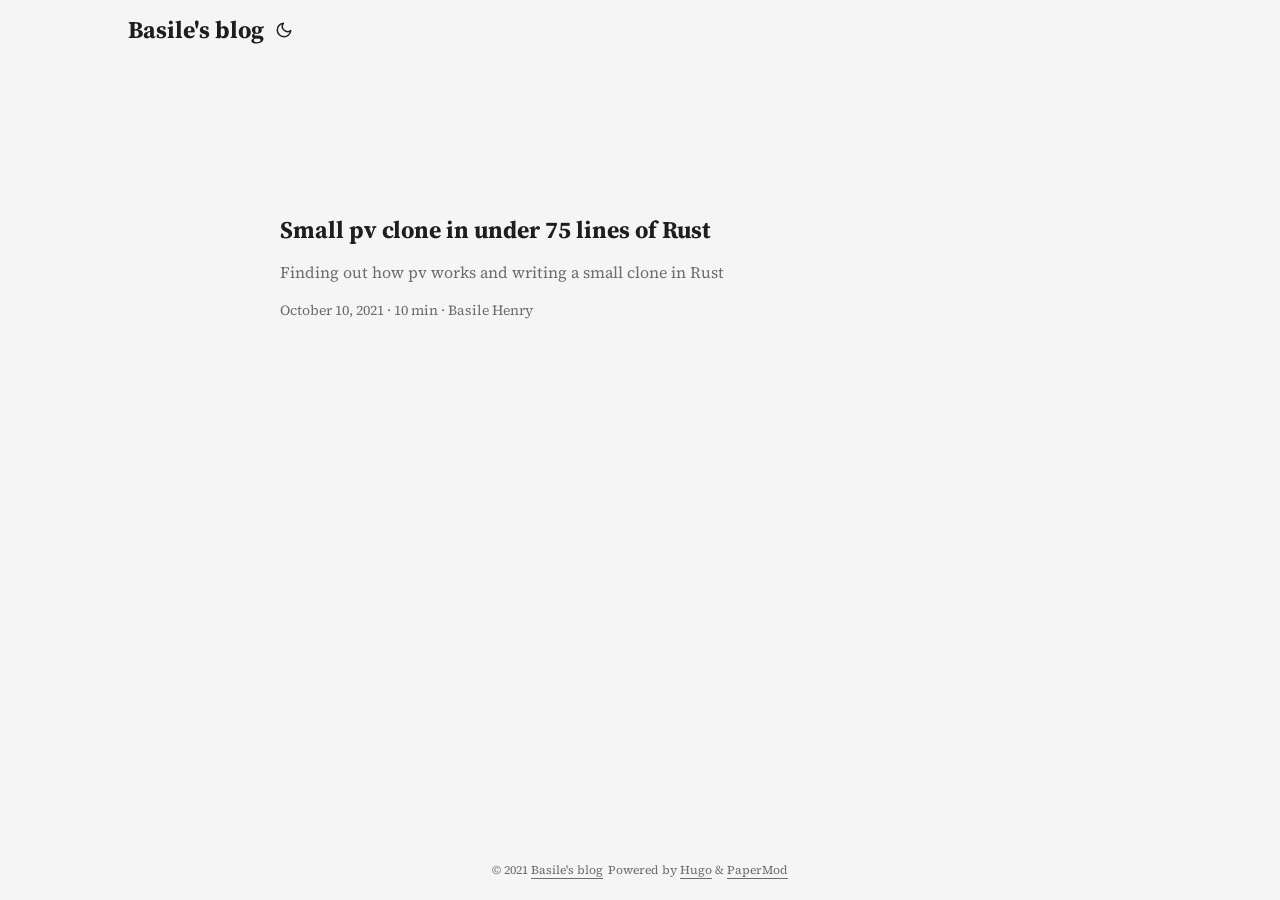
<file: index.html>
<!doctype html><html lang=en dir=auto>
<head><meta charset=utf-8>
<meta http-equiv=x-ua-compatible content="IE=edge">
<meta name=viewport content="width=device-width,initial-scale=1,shrink-to-fit=no">
<meta name=robots content="index, follow">
<title>Basile's blog</title>
<meta name=description content>
<meta name=author content="Basile Henry">
<link rel=canonical href=https://blog.basilehenry.com/>
<link crossorigin=anonymous href=/assets/css/stylesheet.min.5e2b4101351c21e906f398ae96901791830f58d430f96f2659dab7eaef7b3cb7.css integrity="sha256-XitBATUcIekG85iulpAXkYMPWNQw+W8mWdq36u97PLc=" rel="preload stylesheet" as=style>
<link rel=icon href=https://blog.basilehenry.com/favicon.ico>
<link rel=icon type=image/png sizes=16x16 href=https://blog.basilehenry.com/favicon-16x16.png>
<link rel=icon type=image/png sizes=32x32 href=https://blog.basilehenry.com/favicon-32x32.png>
<link rel=apple-touch-icon href=https://blog.basilehenry.com/apple-touch-icon.png>
<link rel=mask-icon href=https://blog.basilehenry.com/safari-pinned-tab.svg>
<meta name=theme-color content="#2e2e33">
<meta name=msapplication-TileColor content="#2e2e33">
<meta name=generator content="Hugo 0.88.1">
<link rel=alternate type=application/rss+xml href=https://blog.basilehenry.com/index.xml>
<noscript>
<style>#theme-toggle,.top-link{display:none}</style>
<style>@media(prefers-color-scheme:dark){:root{--theme:rgb(29, 30, 32);--entry:rgb(46, 46, 51);--primary:rgb(218, 218, 219);--secondary:rgb(155, 156, 157);--tertiary:rgb(65, 66, 68);--content:rgb(196, 196, 197);--hljs-bg:rgb(46, 46, 51);--code-bg:rgb(55, 56, 62);--border:rgb(51, 51, 51)}.list{background:var(--theme)}.list:not(.dark)::-webkit-scrollbar-track{background:0 0}.list:not(.dark)::-webkit-scrollbar-thumb{border-color:var(--theme)}}</style>
</noscript>
<link href="//fonts.googleapis.com/css?family=Source+Serif+Pro:400,400i,600|Source+Code+Pro:400,400i" rel=stylesheet>
<style>body{font-family:source serif pro}h1,h2,h3,h4{font-family:source serif pro}code{font-family:source code pro}</style>
<script async src="https://www.googletagmanager.com/gtag/js?id=G-3M5EJCZPVS"></script>
<script>var doNotTrack=!1;if(!doNotTrack){window.dataLayer=window.dataLayer||[];function gtag(){dataLayer.push(arguments)}gtag('js',new Date),gtag('config','G-3M5EJCZPVS',{anonymize_ip:!1})}</script>
<meta property="og:title" content="Basile's blog">
<meta property="og:description" content>
<meta property="og:type" content="website">
<meta property="og:url" content="https://blog.basilehenry.com/">
<meta name=twitter:card content="summary">
<meta name=twitter:title content="Basile's blog">
<meta name=twitter:description content>
<script type=application/ld+json>{"@context":"https://schema.org","@type":"Organization","name":"Basile's blog","url":"https://blog.basilehenry.com/","description":"","thumbnailUrl":"https://blog.basilehenry.com/favicon.ico","sameAs":[]}</script>
</head>
<body class=list id=top>
<script>localStorage.getItem("pref-theme")==="dark"?document.body.classList.add('dark'):localStorage.getItem("pref-theme")==="light"?document.body.classList.remove('dark'):window.matchMedia('(prefers-color-scheme: dark)').matches&&document.body.classList.add('dark')</script>
<header class=header>
<nav class=nav>
<div class=logo>
<a href=https://blog.basilehenry.com/ accesskey=h title="Basile's blog (Alt + H)">Basile's blog</a>
<span class=logo-switches>
<button id=theme-toggle accesskey=t title="(Alt + T)"><svg id="moon" xmlns="http://www.w3.org/2000/svg" width="24" height="24" viewBox="0 0 24 24" fill="none" stroke="currentcolor" stroke-width="2" stroke-linecap="round" stroke-linejoin="round"><path d="M21 12.79A9 9 0 1111.21 3 7 7 0 0021 12.79z"/></svg><svg id="sun" xmlns="http://www.w3.org/2000/svg" width="24" height="24" viewBox="0 0 24 24" fill="none" stroke="currentcolor" stroke-width="2" stroke-linecap="round" stroke-linejoin="round"><circle cx="12" cy="12" r="5"/><line x1="12" y1="1" x2="12" y2="3"/><line x1="12" y1="21" x2="12" y2="23"/><line x1="4.22" y1="4.22" x2="5.64" y2="5.64"/><line x1="18.36" y1="18.36" x2="19.78" y2="19.78"/><line x1="1" y1="12" x2="3" y2="12"/><line x1="21" y1="12" x2="23" y2="12"/><line x1="4.22" y1="19.78" x2="5.64" y2="18.36"/><line x1="18.36" y1="5.64" x2="19.78" y2="4.22"/></svg>
</button>
</span>
</div>
<ul id=menu>
</ul>
</nav>
</header>
<main class=main>
<article class=first-entry>
<header class=entry-header>
<h2>Small pv clone in under 75 lines of Rust
</h2>
</header>
<section class=entry-content>
<p>Finding out how pv works and writing a small clone in Rust</p>
</section>
<footer class=entry-footer>October 10, 2021&nbsp;·&nbsp;10 min&nbsp;·&nbsp;Basile Henry</footer>
<a class=entry-link aria-label="post link to Small pv clone in under 75 lines of Rust" href=https://blog.basilehenry.com/blog/pv-in-rust/></a>
</article>
</main>
<footer class=footer>
<span>&copy; 2021 <a href=https://blog.basilehenry.com/>Basile's blog</a></span>
<span>
Powered by
<a href=https://gohugo.io/ rel="noopener noreferrer" target=_blank>Hugo</a> &
        <a href=https://git.io/hugopapermod rel=noopener target=_blank>PaperMod</a>
</span>
</footer>
<a href=#top aria-label="go to top" title="Go to Top (Alt + G)" class=top-link id=top-link accesskey=g><svg xmlns="http://www.w3.org/2000/svg" viewBox="0 0 12 6" fill="currentcolor"><path d="M12 6H0l6-6z"/></svg>
</a>
<script>let menu=document.getElementById('menu');menu.scrollLeft=localStorage.getItem("menu-scroll-position"),menu.onscroll=function(){localStorage.setItem("menu-scroll-position",menu.scrollLeft)},document.querySelectorAll('a[href^="#"]').forEach(a=>{a.addEventListener("click",function(b){b.preventDefault();var a=this.getAttribute("href").substr(1);window.matchMedia('(prefers-reduced-motion: reduce)').matches?document.querySelector(`[id='${decodeURIComponent(a)}']`).scrollIntoView():document.querySelector(`[id='${decodeURIComponent(a)}']`).scrollIntoView({behavior:"smooth"}),a==="top"?history.replaceState(null,null," "):history.pushState(null,null,`#${a}`)})})</script>
<script>var mybutton=document.getElementById("top-link");window.onscroll=function(){document.body.scrollTop>800||document.documentElement.scrollTop>800?(mybutton.style.visibility="visible",mybutton.style.opacity="1"):(mybutton.style.visibility="hidden",mybutton.style.opacity="0")}</script>
<script>document.getElementById("theme-toggle").addEventListener("click",()=>{document.body.className.includes("dark")?(document.body.classList.remove('dark'),localStorage.setItem("pref-theme",'light')):(document.body.classList.add('dark'),localStorage.setItem("pref-theme",'dark'))})</script>
</body>
</html>
</file>
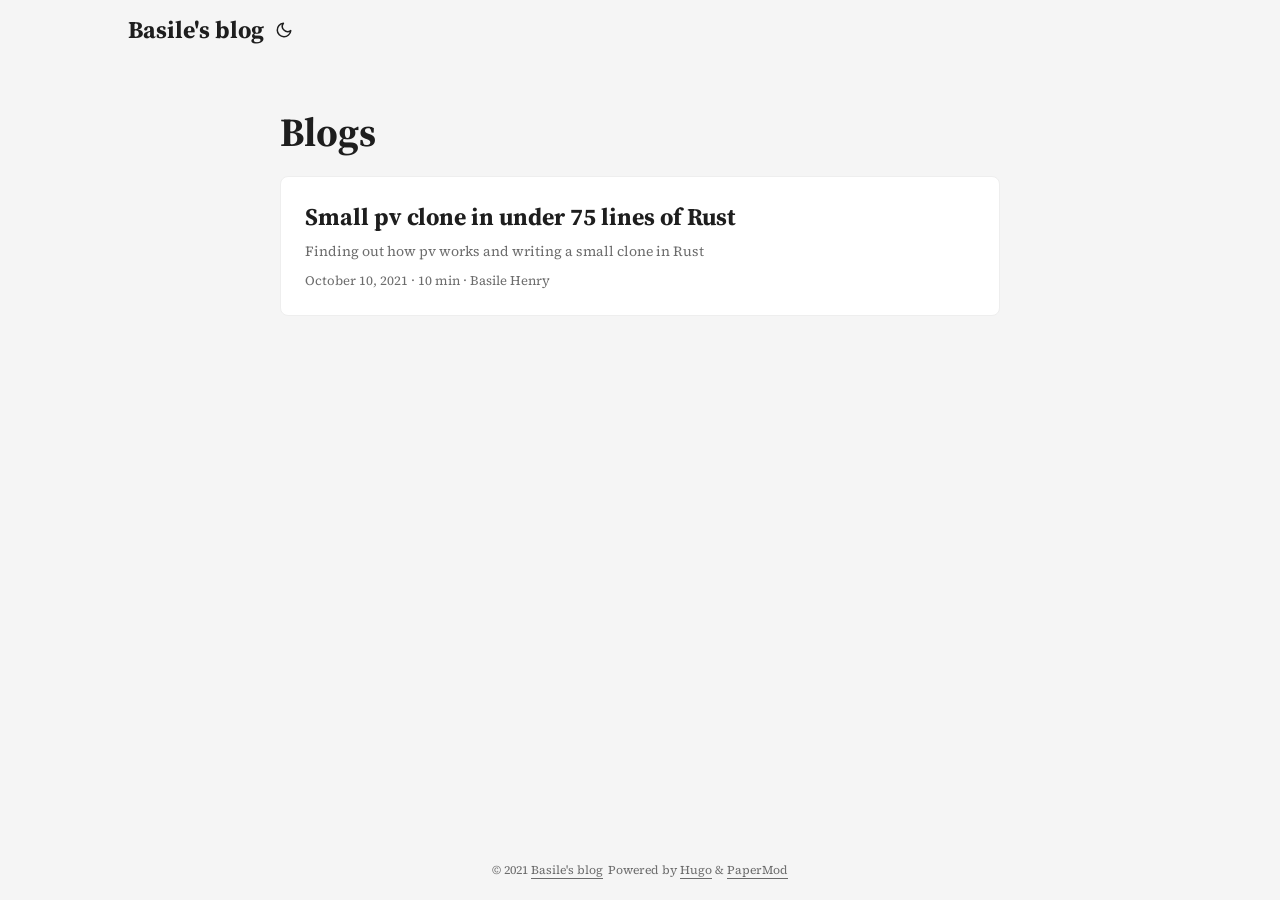
<file: blog/index.html>
<!doctype html><html lang=en dir=auto>
<head><meta charset=utf-8>
<meta http-equiv=x-ua-compatible content="IE=edge">
<meta name=viewport content="width=device-width,initial-scale=1,shrink-to-fit=no">
<meta name=robots content="index, follow">
<title>Blogs | Basile's blog</title>
<meta name=keywords content>
<meta name=description content="Blogs - Basile's blog">
<meta name=author content="Basile Henry">
<link rel=canonical href=https://blog.basilehenry.com/blog/>
<link crossorigin=anonymous href=/assets/css/stylesheet.min.5e2b4101351c21e906f398ae96901791830f58d430f96f2659dab7eaef7b3cb7.css integrity="sha256-XitBATUcIekG85iulpAXkYMPWNQw+W8mWdq36u97PLc=" rel="preload stylesheet" as=style>
<link rel=icon href=https://blog.basilehenry.com/favicon.ico>
<link rel=icon type=image/png sizes=16x16 href=https://blog.basilehenry.com/favicon-16x16.png>
<link rel=icon type=image/png sizes=32x32 href=https://blog.basilehenry.com/favicon-32x32.png>
<link rel=apple-touch-icon href=https://blog.basilehenry.com/apple-touch-icon.png>
<link rel=mask-icon href=https://blog.basilehenry.com/safari-pinned-tab.svg>
<meta name=theme-color content="#2e2e33">
<meta name=msapplication-TileColor content="#2e2e33">
<meta name=generator content="Hugo 0.88.1">
<link rel=alternate type=application/rss+xml href=https://blog.basilehenry.com/blog/index.xml>
<noscript>
<style>#theme-toggle,.top-link{display:none}</style>
<style>@media(prefers-color-scheme:dark){:root{--theme:rgb(29, 30, 32);--entry:rgb(46, 46, 51);--primary:rgb(218, 218, 219);--secondary:rgb(155, 156, 157);--tertiary:rgb(65, 66, 68);--content:rgb(196, 196, 197);--hljs-bg:rgb(46, 46, 51);--code-bg:rgb(55, 56, 62);--border:rgb(51, 51, 51)}.list{background:var(--theme)}.list:not(.dark)::-webkit-scrollbar-track{background:0 0}.list:not(.dark)::-webkit-scrollbar-thumb{border-color:var(--theme)}}</style>
</noscript>
<link href="//fonts.googleapis.com/css?family=Source+Serif+Pro:400,400i,600|Source+Code+Pro:400,400i" rel=stylesheet>
<style>body{font-family:source serif pro}h1,h2,h3,h4{font-family:source serif pro}code{font-family:source code pro}</style>
<script async src="https://www.googletagmanager.com/gtag/js?id=G-3M5EJCZPVS"></script>
<script>var doNotTrack=!1;if(!doNotTrack){window.dataLayer=window.dataLayer||[];function gtag(){dataLayer.push(arguments)}gtag('js',new Date),gtag('config','G-3M5EJCZPVS',{anonymize_ip:!1})}</script>
<meta property="og:title" content="Blogs">
<meta property="og:description" content>
<meta property="og:type" content="website">
<meta property="og:url" content="https://blog.basilehenry.com/blog/">
<meta name=twitter:card content="summary">
<meta name=twitter:title content="Blogs">
<meta name=twitter:description content>
<script type=application/ld+json>{"@context":"https://schema.org","@type":"BreadcrumbList","itemListElement":[{"@type":"ListItem","position":1,"name":"Blogs","item":"https://blog.basilehenry.com/blog/"}]}</script>
</head>
<body class=list id=top>
<script>localStorage.getItem("pref-theme")==="dark"?document.body.classList.add('dark'):localStorage.getItem("pref-theme")==="light"?document.body.classList.remove('dark'):window.matchMedia('(prefers-color-scheme: dark)').matches&&document.body.classList.add('dark')</script>
<header class=header>
<nav class=nav>
<div class=logo>
<a href=https://blog.basilehenry.com/ accesskey=h title="Basile's blog (Alt + H)">Basile's blog</a>
<span class=logo-switches>
<button id=theme-toggle accesskey=t title="(Alt + T)"><svg id="moon" xmlns="http://www.w3.org/2000/svg" width="24" height="24" viewBox="0 0 24 24" fill="none" stroke="currentcolor" stroke-width="2" stroke-linecap="round" stroke-linejoin="round"><path d="M21 12.79A9 9 0 1111.21 3 7 7 0 0021 12.79z"/></svg><svg id="sun" xmlns="http://www.w3.org/2000/svg" width="24" height="24" viewBox="0 0 24 24" fill="none" stroke="currentcolor" stroke-width="2" stroke-linecap="round" stroke-linejoin="round"><circle cx="12" cy="12" r="5"/><line x1="12" y1="1" x2="12" y2="3"/><line x1="12" y1="21" x2="12" y2="23"/><line x1="4.22" y1="4.22" x2="5.64" y2="5.64"/><line x1="18.36" y1="18.36" x2="19.78" y2="19.78"/><line x1="1" y1="12" x2="3" y2="12"/><line x1="21" y1="12" x2="23" y2="12"/><line x1="4.22" y1="19.78" x2="5.64" y2="18.36"/><line x1="18.36" y1="5.64" x2="19.78" y2="4.22"/></svg>
</button>
</span>
</div>
<ul id=menu>
</ul>
</nav>
</header>
<main class=main>
<header class=page-header>
<h1>Blogs</h1>
</header>
<article class=post-entry>
<header class=entry-header>
<h2>Small pv clone in under 75 lines of Rust
</h2>
</header>
<section class=entry-content>
<p>Finding out how pv works and writing a small clone in Rust</p>
</section>
<footer class=entry-footer>October 10, 2021&nbsp;·&nbsp;10 min&nbsp;·&nbsp;Basile Henry</footer>
<a class=entry-link aria-label="post link to Small pv clone in under 75 lines of Rust" href=https://blog.basilehenry.com/blog/pv-in-rust/></a>
</article>
</main>
<footer class=footer>
<span>&copy; 2021 <a href=https://blog.basilehenry.com/>Basile's blog</a></span>
<span>
Powered by
<a href=https://gohugo.io/ rel="noopener noreferrer" target=_blank>Hugo</a> &
        <a href=https://git.io/hugopapermod rel=noopener target=_blank>PaperMod</a>
</span>
</footer>
<a href=#top aria-label="go to top" title="Go to Top (Alt + G)" class=top-link id=top-link accesskey=g><svg xmlns="http://www.w3.org/2000/svg" viewBox="0 0 12 6" fill="currentcolor"><path d="M12 6H0l6-6z"/></svg>
</a>
<script>let menu=document.getElementById('menu');menu.scrollLeft=localStorage.getItem("menu-scroll-position"),menu.onscroll=function(){localStorage.setItem("menu-scroll-position",menu.scrollLeft)},document.querySelectorAll('a[href^="#"]').forEach(a=>{a.addEventListener("click",function(b){b.preventDefault();var a=this.getAttribute("href").substr(1);window.matchMedia('(prefers-reduced-motion: reduce)').matches?document.querySelector(`[id='${decodeURIComponent(a)}']`).scrollIntoView():document.querySelector(`[id='${decodeURIComponent(a)}']`).scrollIntoView({behavior:"smooth"}),a==="top"?history.replaceState(null,null," "):history.pushState(null,null,`#${a}`)})})</script>
<script>var mybutton=document.getElementById("top-link");window.onscroll=function(){document.body.scrollTop>800||document.documentElement.scrollTop>800?(mybutton.style.visibility="visible",mybutton.style.opacity="1"):(mybutton.style.visibility="hidden",mybutton.style.opacity="0")}</script>
<script>document.getElementById("theme-toggle").addEventListener("click",()=>{document.body.className.includes("dark")?(document.body.classList.remove('dark'),localStorage.setItem("pref-theme",'light')):(document.body.classList.add('dark'),localStorage.setItem("pref-theme",'dark'))})</script>
</body>
</html>
</file>
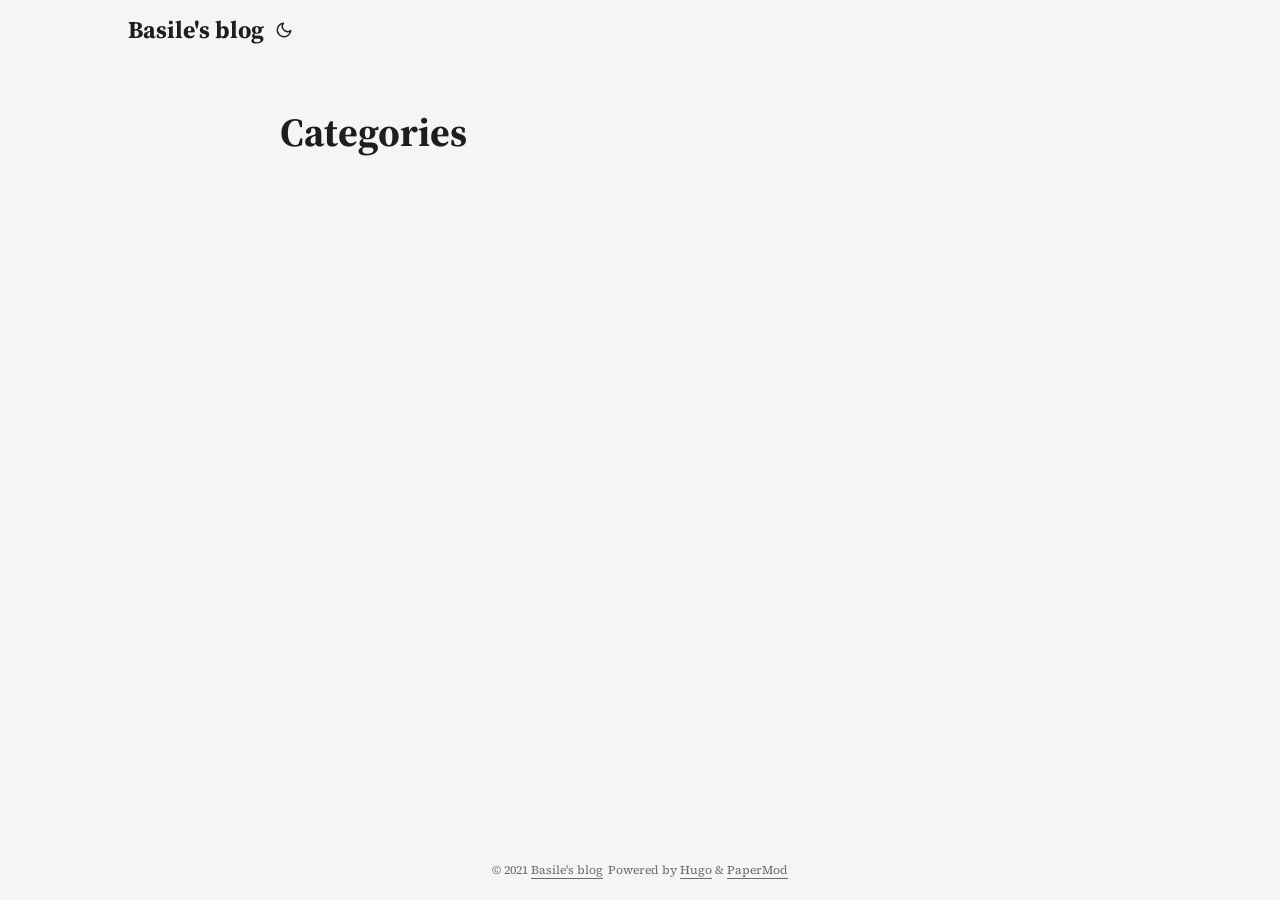
<file: categories/index.html>
<!doctype html><html lang=en dir=auto>
<head><meta charset=utf-8>
<meta http-equiv=x-ua-compatible content="IE=edge">
<meta name=viewport content="width=device-width,initial-scale=1,shrink-to-fit=no">
<meta name=robots content="index, follow">
<title>Categories | Basile's blog</title>
<meta name=keywords content>
<meta name=description content>
<meta name=author content="Basile Henry">
<link rel=canonical href=https://blog.basilehenry.com/categories/>
<link crossorigin=anonymous href=/assets/css/stylesheet.min.5e2b4101351c21e906f398ae96901791830f58d430f96f2659dab7eaef7b3cb7.css integrity="sha256-XitBATUcIekG85iulpAXkYMPWNQw+W8mWdq36u97PLc=" rel="preload stylesheet" as=style>
<link rel=icon href=https://blog.basilehenry.com/favicon.ico>
<link rel=icon type=image/png sizes=16x16 href=https://blog.basilehenry.com/favicon-16x16.png>
<link rel=icon type=image/png sizes=32x32 href=https://blog.basilehenry.com/favicon-32x32.png>
<link rel=apple-touch-icon href=https://blog.basilehenry.com/apple-touch-icon.png>
<link rel=mask-icon href=https://blog.basilehenry.com/safari-pinned-tab.svg>
<meta name=theme-color content="#2e2e33">
<meta name=msapplication-TileColor content="#2e2e33">
<meta name=generator content="Hugo 0.88.1">
<link rel=alternate type=application/rss+xml href=https://blog.basilehenry.com/categories/index.xml>
<noscript>
<style>#theme-toggle,.top-link{display:none}</style>
<style>@media(prefers-color-scheme:dark){:root{--theme:rgb(29, 30, 32);--entry:rgb(46, 46, 51);--primary:rgb(218, 218, 219);--secondary:rgb(155, 156, 157);--tertiary:rgb(65, 66, 68);--content:rgb(196, 196, 197);--hljs-bg:rgb(46, 46, 51);--code-bg:rgb(55, 56, 62);--border:rgb(51, 51, 51)}.list{background:var(--theme)}.list:not(.dark)::-webkit-scrollbar-track{background:0 0}.list:not(.dark)::-webkit-scrollbar-thumb{border-color:var(--theme)}}</style>
</noscript>
<link href="//fonts.googleapis.com/css?family=Source+Serif+Pro:400,400i,600|Source+Code+Pro:400,400i" rel=stylesheet>
<style>body{font-family:source serif pro}h1,h2,h3,h4{font-family:source serif pro}code{font-family:source code pro}</style>
<script async src="https://www.googletagmanager.com/gtag/js?id=G-3M5EJCZPVS"></script>
<script>var doNotTrack=!1;if(!doNotTrack){window.dataLayer=window.dataLayer||[];function gtag(){dataLayer.push(arguments)}gtag('js',new Date),gtag('config','G-3M5EJCZPVS',{anonymize_ip:!1})}</script>
<meta property="og:title" content="Categories">
<meta property="og:description" content>
<meta property="og:type" content="website">
<meta property="og:url" content="https://blog.basilehenry.com/categories/">
<meta name=twitter:card content="summary">
<meta name=twitter:title content="Categories">
<meta name=twitter:description content>
</head>
<body class=list id=top>
<script>localStorage.getItem("pref-theme")==="dark"?document.body.classList.add('dark'):localStorage.getItem("pref-theme")==="light"?document.body.classList.remove('dark'):window.matchMedia('(prefers-color-scheme: dark)').matches&&document.body.classList.add('dark')</script>
<header class=header>
<nav class=nav>
<div class=logo>
<a href=https://blog.basilehenry.com/ accesskey=h title="Basile's blog (Alt + H)">Basile's blog</a>
<span class=logo-switches>
<button id=theme-toggle accesskey=t title="(Alt + T)"><svg id="moon" xmlns="http://www.w3.org/2000/svg" width="24" height="24" viewBox="0 0 24 24" fill="none" stroke="currentcolor" stroke-width="2" stroke-linecap="round" stroke-linejoin="round"><path d="M21 12.79A9 9 0 1111.21 3 7 7 0 0021 12.79z"/></svg><svg id="sun" xmlns="http://www.w3.org/2000/svg" width="24" height="24" viewBox="0 0 24 24" fill="none" stroke="currentcolor" stroke-width="2" stroke-linecap="round" stroke-linejoin="round"><circle cx="12" cy="12" r="5"/><line x1="12" y1="1" x2="12" y2="3"/><line x1="12" y1="21" x2="12" y2="23"/><line x1="4.22" y1="4.22" x2="5.64" y2="5.64"/><line x1="18.36" y1="18.36" x2="19.78" y2="19.78"/><line x1="1" y1="12" x2="3" y2="12"/><line x1="21" y1="12" x2="23" y2="12"/><line x1="4.22" y1="19.78" x2="5.64" y2="18.36"/><line x1="18.36" y1="5.64" x2="19.78" y2="4.22"/></svg>
</button>
</span>
</div>
<ul id=menu>
</ul>
</nav>
</header>
<main class=main>
<header class=page-header>
<h1>Categories</h1>
</header>
<ul class=terms-tags>
</ul>
</main>
<footer class=footer>
<span>&copy; 2021 <a href=https://blog.basilehenry.com/>Basile's blog</a></span>
<span>
Powered by
<a href=https://gohugo.io/ rel="noopener noreferrer" target=_blank>Hugo</a> &
        <a href=https://git.io/hugopapermod rel=noopener target=_blank>PaperMod</a>
</span>
</footer>
<a href=#top aria-label="go to top" title="Go to Top (Alt + G)" class=top-link id=top-link accesskey=g><svg xmlns="http://www.w3.org/2000/svg" viewBox="0 0 12 6" fill="currentcolor"><path d="M12 6H0l6-6z"/></svg>
</a>
<script>let menu=document.getElementById('menu');menu.scrollLeft=localStorage.getItem("menu-scroll-position"),menu.onscroll=function(){localStorage.setItem("menu-scroll-position",menu.scrollLeft)},document.querySelectorAll('a[href^="#"]').forEach(a=>{a.addEventListener("click",function(b){b.preventDefault();var a=this.getAttribute("href").substr(1);window.matchMedia('(prefers-reduced-motion: reduce)').matches?document.querySelector(`[id='${decodeURIComponent(a)}']`).scrollIntoView():document.querySelector(`[id='${decodeURIComponent(a)}']`).scrollIntoView({behavior:"smooth"}),a==="top"?history.replaceState(null,null," "):history.pushState(null,null,`#${a}`)})})</script>
<script>var mybutton=document.getElementById("top-link");window.onscroll=function(){document.body.scrollTop>800||document.documentElement.scrollTop>800?(mybutton.style.visibility="visible",mybutton.style.opacity="1"):(mybutton.style.visibility="hidden",mybutton.style.opacity="0")}</script>
<script>document.getElementById("theme-toggle").addEventListener("click",()=>{document.body.className.includes("dark")?(document.body.classList.remove('dark'),localStorage.setItem("pref-theme",'light')):(document.body.classList.add('dark'),localStorage.setItem("pref-theme",'dark'))})</script>
</body>
</html>
</file>
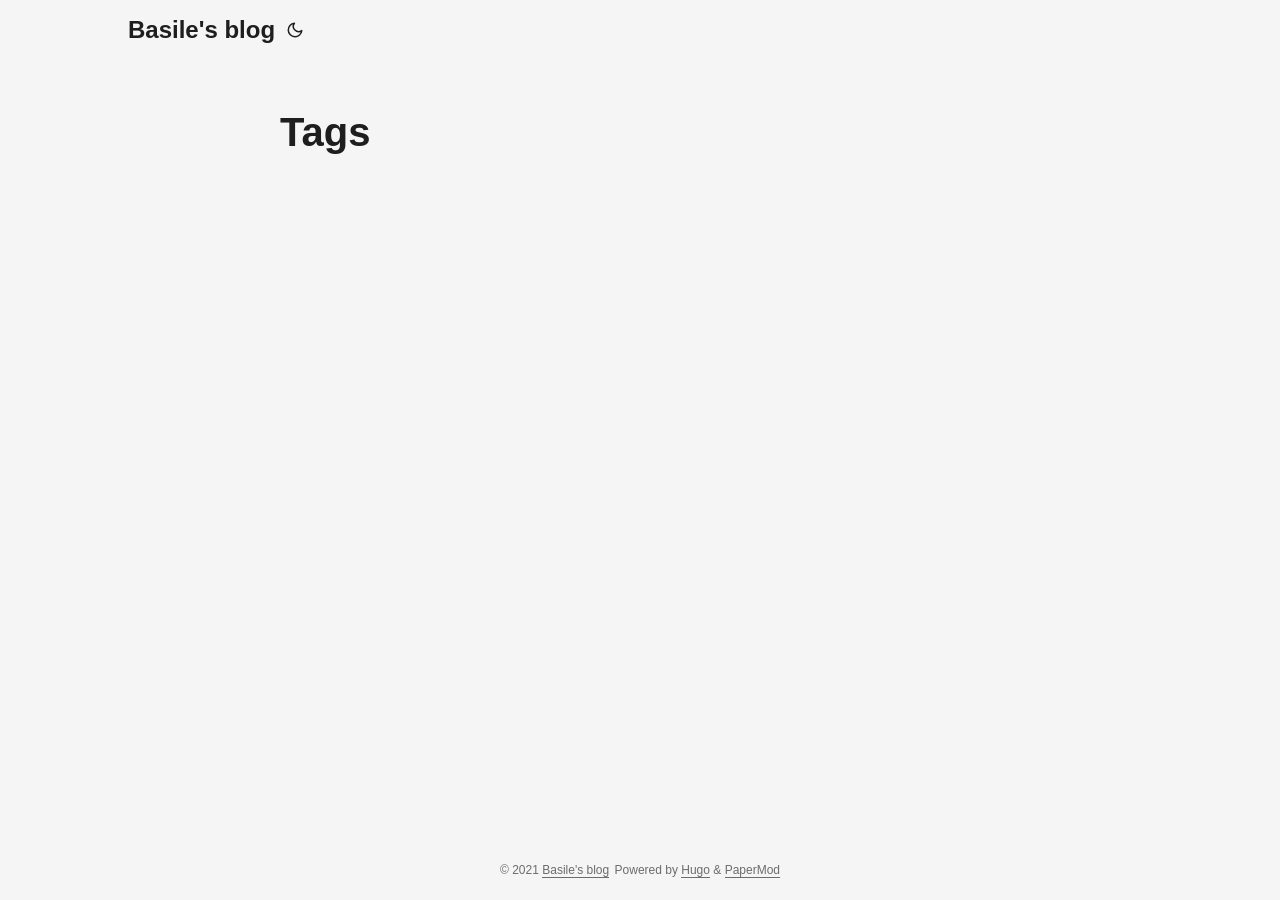
<file: tags/index.html>
<!doctype html><html lang=en dir=auto>
<head><meta charset=utf-8>
<meta http-equiv=x-ua-compatible content="IE=edge">
<meta name=viewport content="width=device-width,initial-scale=1,shrink-to-fit=no">
<meta name=robots content="index, follow">
<title>Tags | Basile's blog</title>
<meta name=keywords content>
<meta name=description content>
<meta name=author content>
<link rel=canonical href=https://blog.basilehenry.com/tags/>
<link crossorigin=anonymous href=/assets/css/stylesheet.min.5e2b4101351c21e906f398ae96901791830f58d430f96f2659dab7eaef7b3cb7.css integrity="sha256-XitBATUcIekG85iulpAXkYMPWNQw+W8mWdq36u97PLc=" rel="preload stylesheet" as=style>
<link rel=icon href=https://blog.basilehenry.com/favicon.ico>
<link rel=icon type=image/png sizes=16x16 href=https://blog.basilehenry.com/favicon-16x16.png>
<link rel=icon type=image/png sizes=32x32 href=https://blog.basilehenry.com/favicon-32x32.png>
<link rel=apple-touch-icon href=https://blog.basilehenry.com/apple-touch-icon.png>
<link rel=mask-icon href=https://blog.basilehenry.com/safari-pinned-tab.svg>
<meta name=theme-color content="#2e2e33">
<meta name=msapplication-TileColor content="#2e2e33">
<meta name=generator content="Hugo 0.88.1">
<link rel=alternate type=application/rss+xml href=https://blog.basilehenry.com/tags/index.xml>
<noscript>
<style>#theme-toggle,.top-link{display:none}</style>
<style>@media(prefers-color-scheme:dark){:root{--theme:rgb(29, 30, 32);--entry:rgb(46, 46, 51);--primary:rgb(218, 218, 219);--secondary:rgb(155, 156, 157);--tertiary:rgb(65, 66, 68);--content:rgb(196, 196, 197);--hljs-bg:rgb(46, 46, 51);--code-bg:rgb(55, 56, 62);--border:rgb(51, 51, 51)}.list{background:var(--theme)}.list:not(.dark)::-webkit-scrollbar-track{background:0 0}.list:not(.dark)::-webkit-scrollbar-thumb{border-color:var(--theme)}}</style>
</noscript><meta property="og:title" content="Tags">
<meta property="og:description" content>
<meta property="og:type" content="website">
<meta property="og:url" content="https://blog.basilehenry.com/tags/">
<meta name=twitter:card content="summary">
<meta name=twitter:title content="Tags">
<meta name=twitter:description content>
</head>
<body class=list id=top>
<script>localStorage.getItem("pref-theme")==="dark"?document.body.classList.add('dark'):localStorage.getItem("pref-theme")==="light"?document.body.classList.remove('dark'):window.matchMedia('(prefers-color-scheme: dark)').matches&&document.body.classList.add('dark')</script>
<header class=header>
<nav class=nav>
<div class=logo>
<a href=https://blog.basilehenry.com/ accesskey=h title="Basile's blog (Alt + H)">Basile's blog</a>
<span class=logo-switches>
<button id=theme-toggle accesskey=t title="(Alt + T)"><svg id="moon" xmlns="http://www.w3.org/2000/svg" width="24" height="24" viewBox="0 0 24 24" fill="none" stroke="currentcolor" stroke-width="2" stroke-linecap="round" stroke-linejoin="round"><path d="M21 12.79A9 9 0 1111.21 3 7 7 0 0021 12.79z"/></svg><svg id="sun" xmlns="http://www.w3.org/2000/svg" width="24" height="24" viewBox="0 0 24 24" fill="none" stroke="currentcolor" stroke-width="2" stroke-linecap="round" stroke-linejoin="round"><circle cx="12" cy="12" r="5"/><line x1="12" y1="1" x2="12" y2="3"/><line x1="12" y1="21" x2="12" y2="23"/><line x1="4.22" y1="4.22" x2="5.64" y2="5.64"/><line x1="18.36" y1="18.36" x2="19.78" y2="19.78"/><line x1="1" y1="12" x2="3" y2="12"/><line x1="21" y1="12" x2="23" y2="12"/><line x1="4.22" y1="19.78" x2="5.64" y2="18.36"/><line x1="18.36" y1="5.64" x2="19.78" y2="4.22"/></svg>
</button>
</span>
</div>
<ul id=menu>
</ul>
</nav>
</header>
<main class=main>
<header class=page-header>
<h1>Tags</h1>
</header>
<ul class=terms-tags>
</ul>
</main>
<footer class=footer>
<span>&copy; 2021 <a href=https://blog.basilehenry.com/>Basile's blog</a></span>
<span>
Powered by
<a href=https://gohugo.io/ rel="noopener noreferrer" target=_blank>Hugo</a> &
        <a href=https://git.io/hugopapermod rel=noopener target=_blank>PaperMod</a>
</span>
</footer>
<a href=#top aria-label="go to top" title="Go to Top (Alt + G)" class=top-link id=top-link accesskey=g><svg xmlns="http://www.w3.org/2000/svg" viewBox="0 0 12 6" fill="currentcolor"><path d="M12 6H0l6-6z"/></svg>
</a>
<script>let menu=document.getElementById('menu');menu.scrollLeft=localStorage.getItem("menu-scroll-position"),menu.onscroll=function(){localStorage.setItem("menu-scroll-position",menu.scrollLeft)},document.querySelectorAll('a[href^="#"]').forEach(a=>{a.addEventListener("click",function(b){b.preventDefault();var a=this.getAttribute("href").substr(1);window.matchMedia('(prefers-reduced-motion: reduce)').matches?document.querySelector(`[id='${decodeURIComponent(a)}']`).scrollIntoView():document.querySelector(`[id='${decodeURIComponent(a)}']`).scrollIntoView({behavior:"smooth"}),a==="top"?history.replaceState(null,null," "):history.pushState(null,null,`#${a}`)})})</script>
<script>var mybutton=document.getElementById("top-link");window.onscroll=function(){document.body.scrollTop>800||document.documentElement.scrollTop>800?(mybutton.style.visibility="visible",mybutton.style.opacity="1"):(mybutton.style.visibility="hidden",mybutton.style.opacity="0")}</script>
<script>document.getElementById("theme-toggle").addEventListener("click",()=>{document.body.className.includes("dark")?(document.body.classList.remove('dark'),localStorage.setItem("pref-theme",'light')):(document.body.classList.add('dark'),localStorage.setItem("pref-theme",'dark'))})</script>
</body>
</html>
</file>
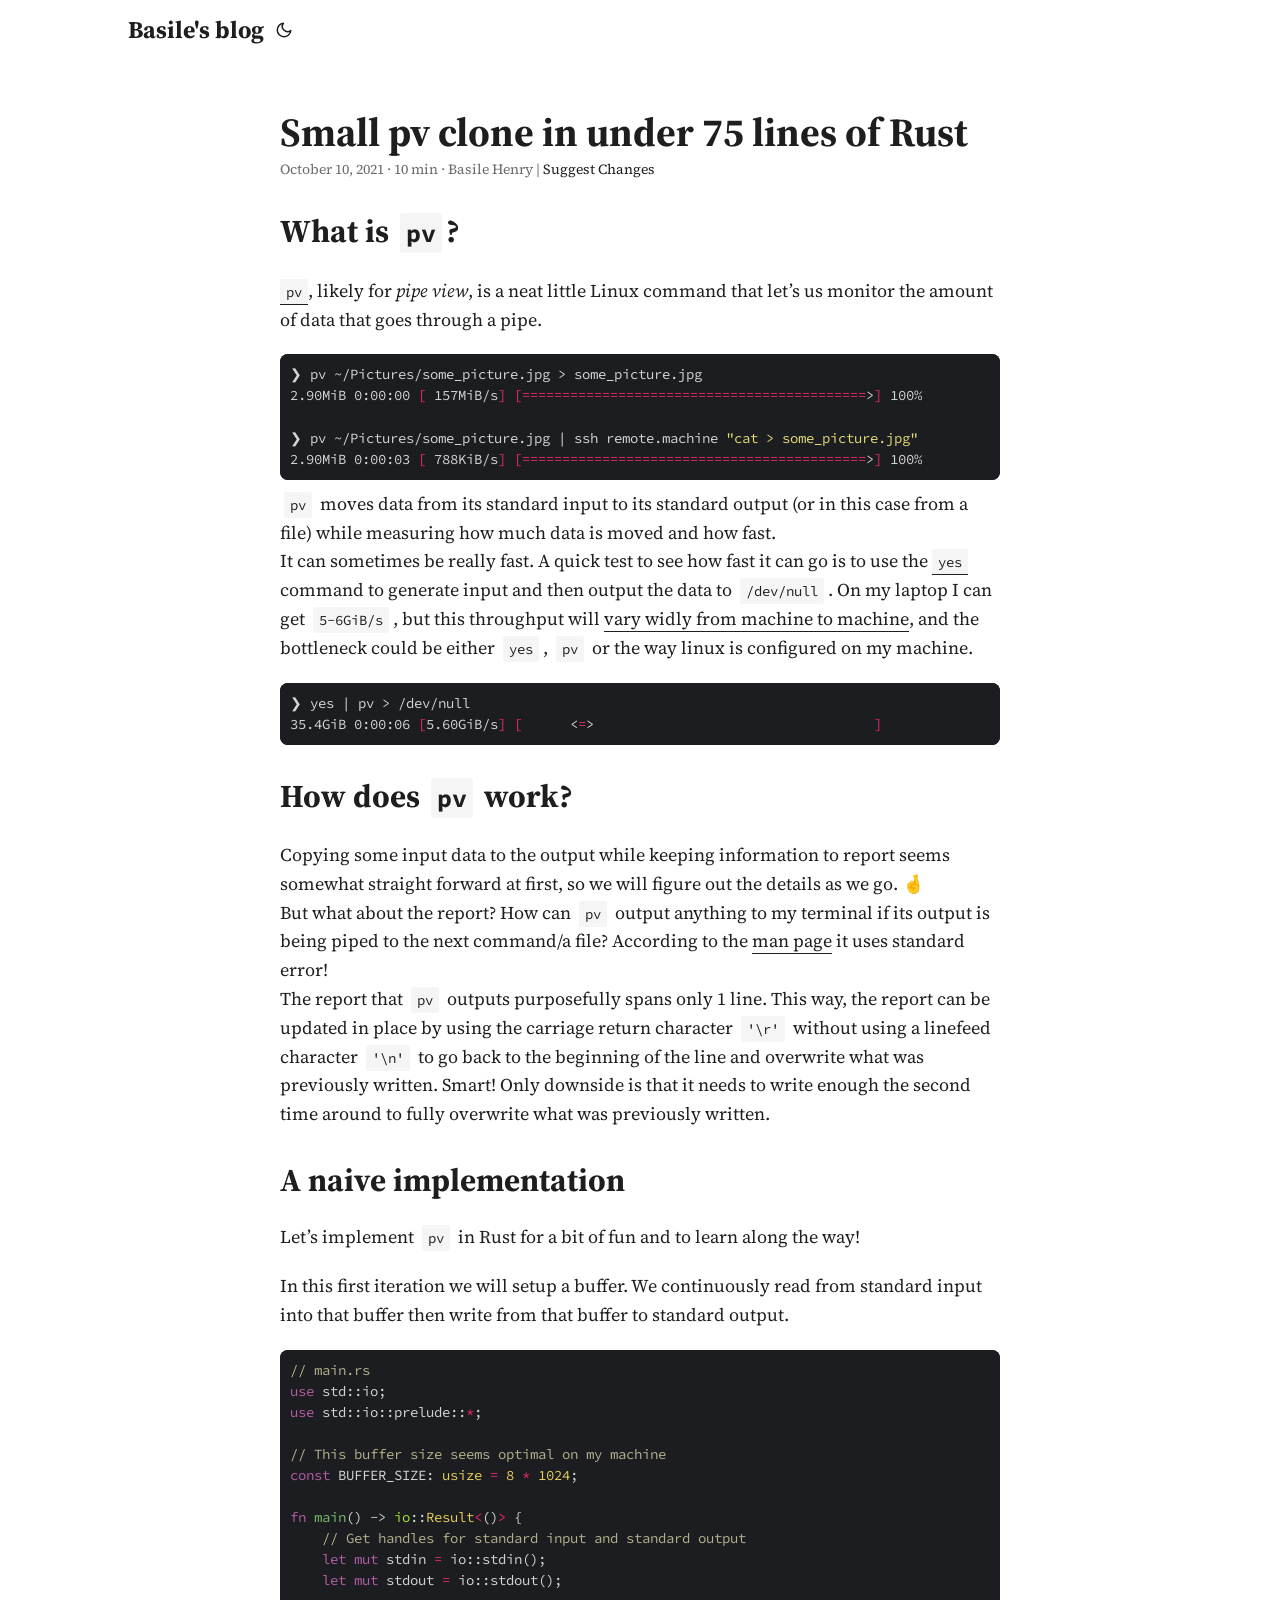
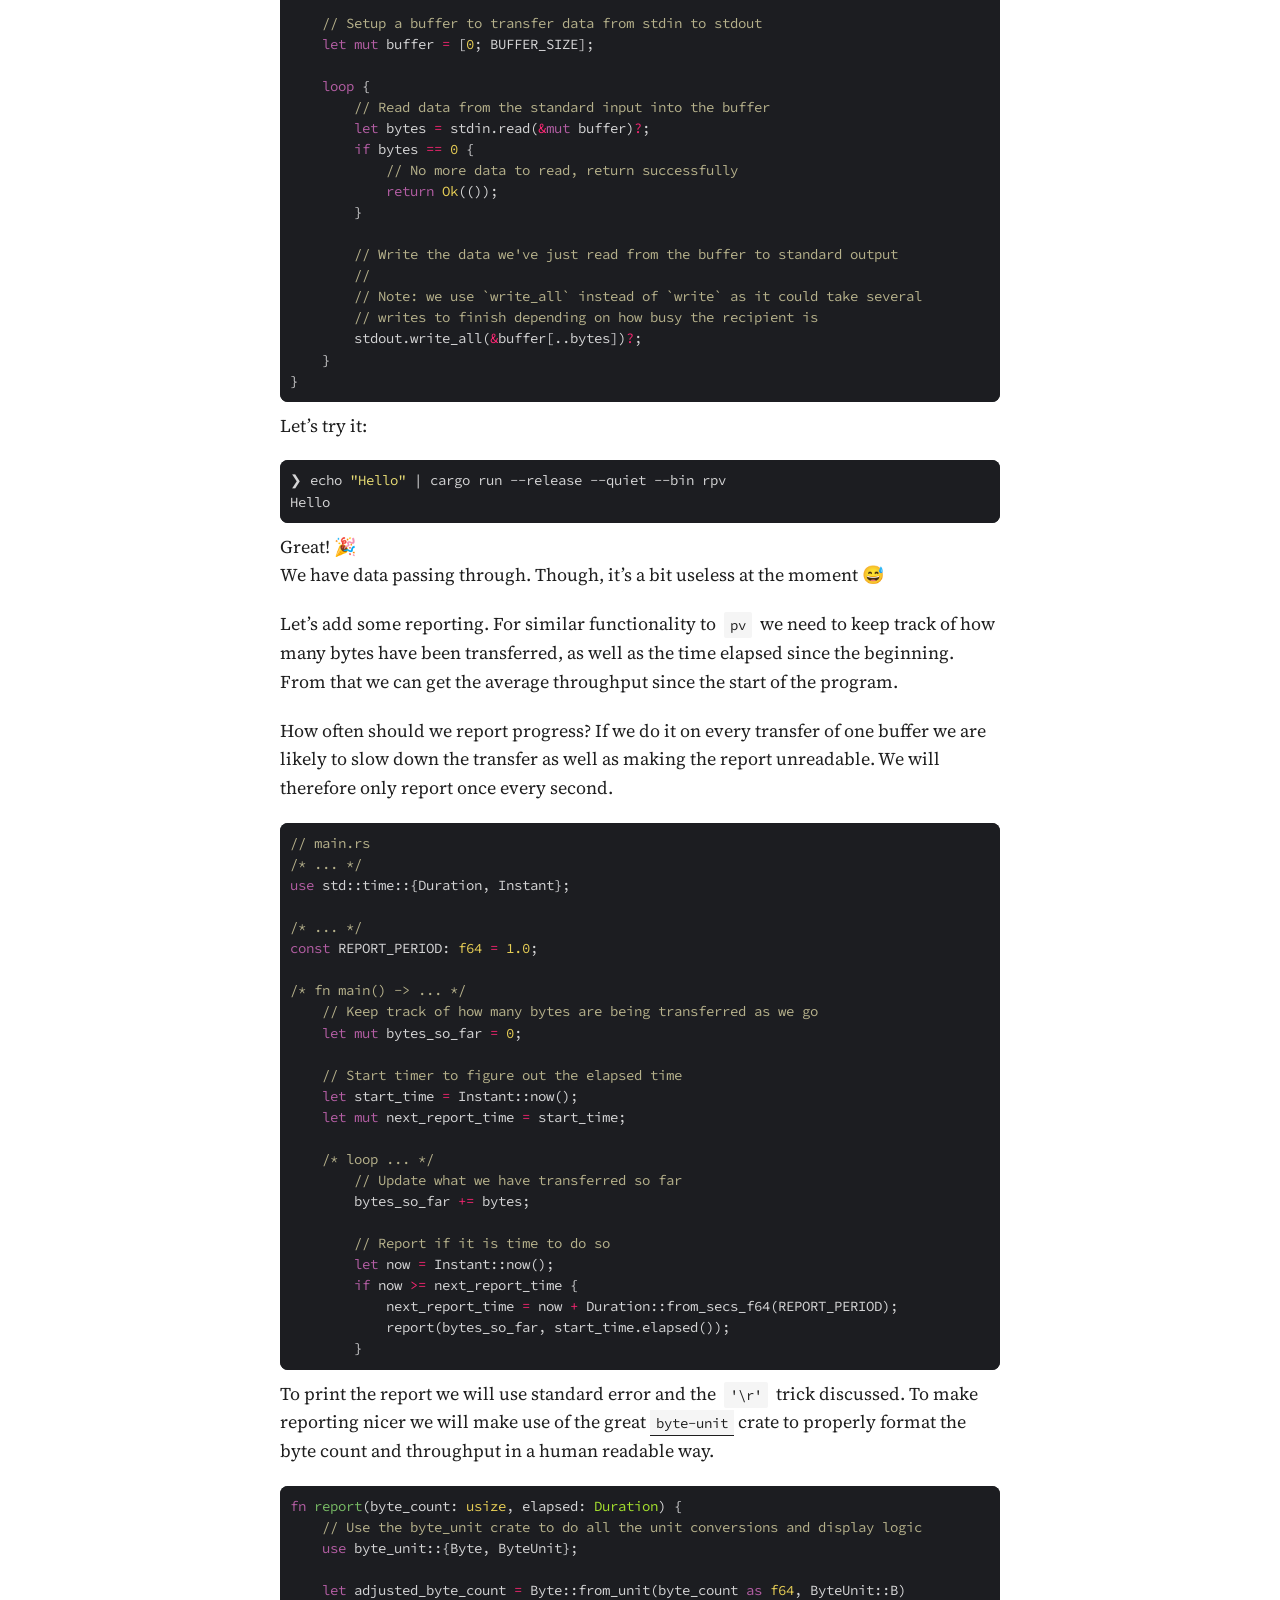
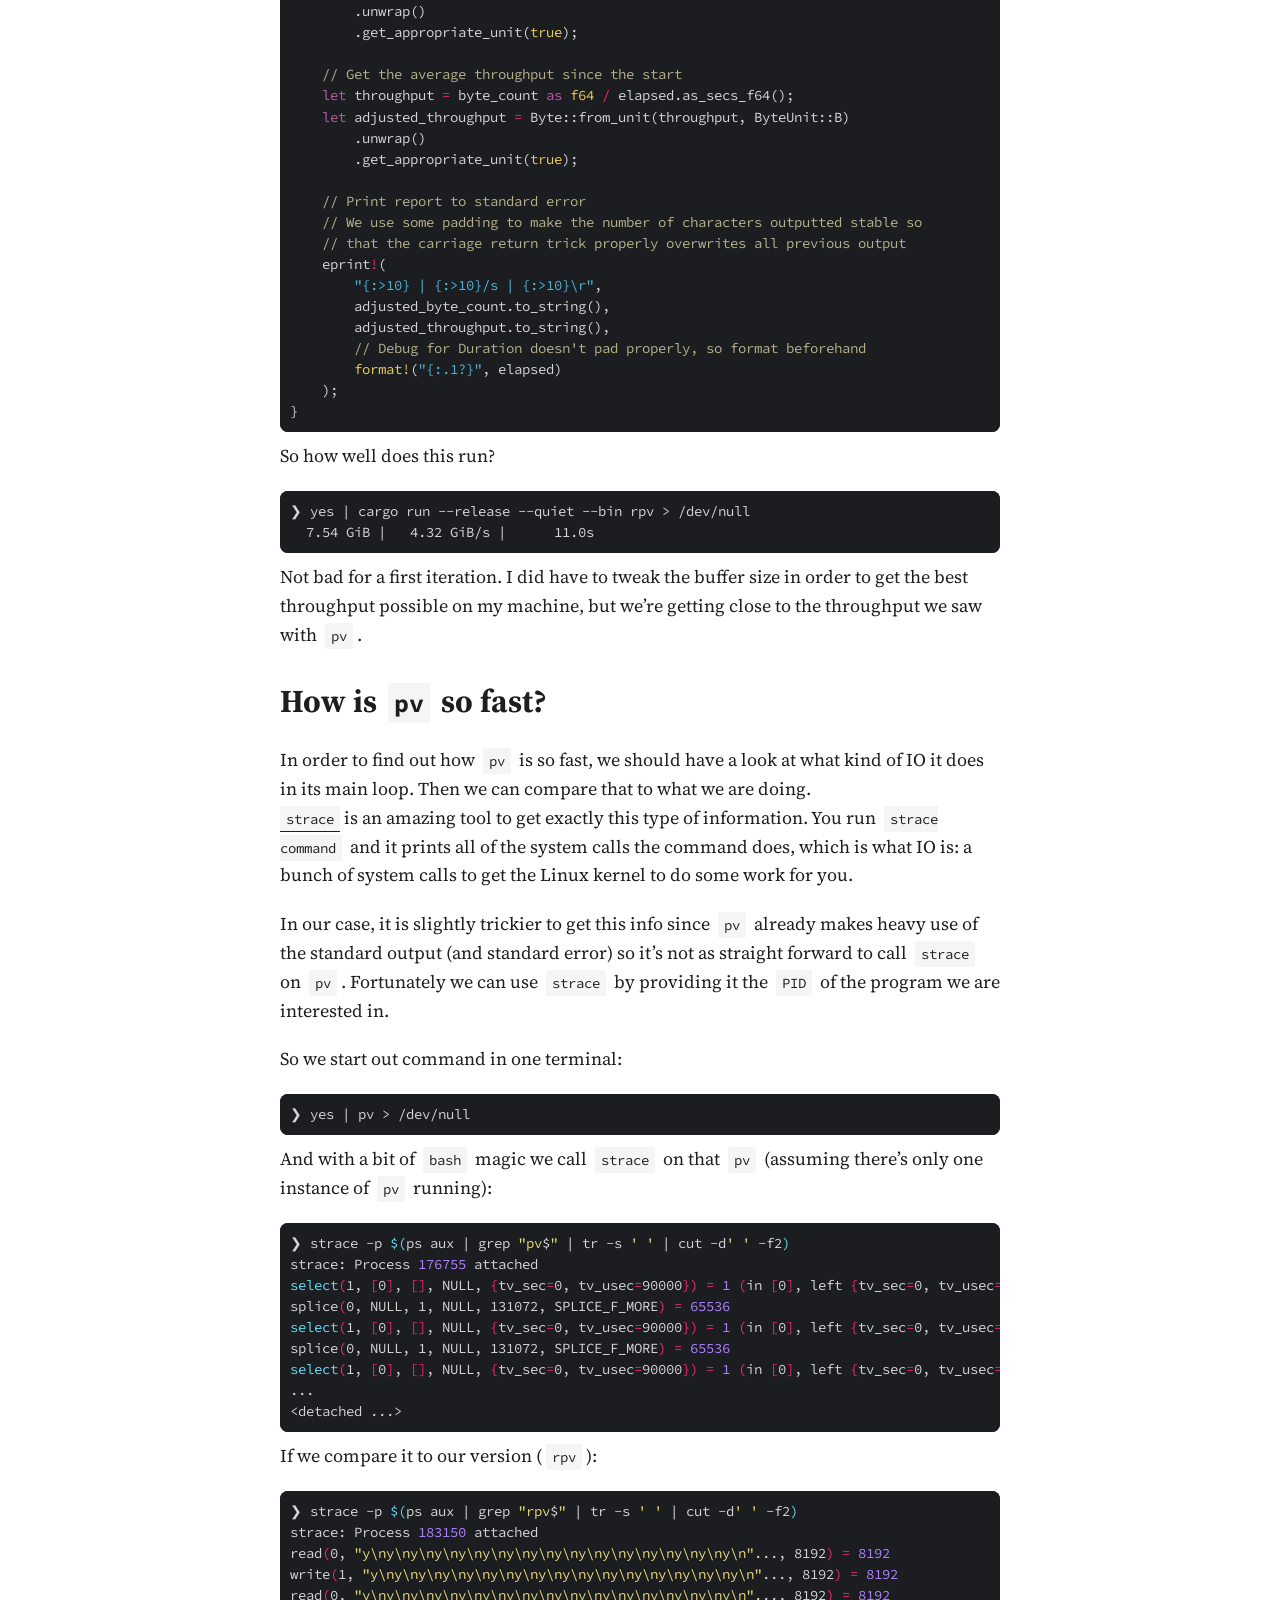
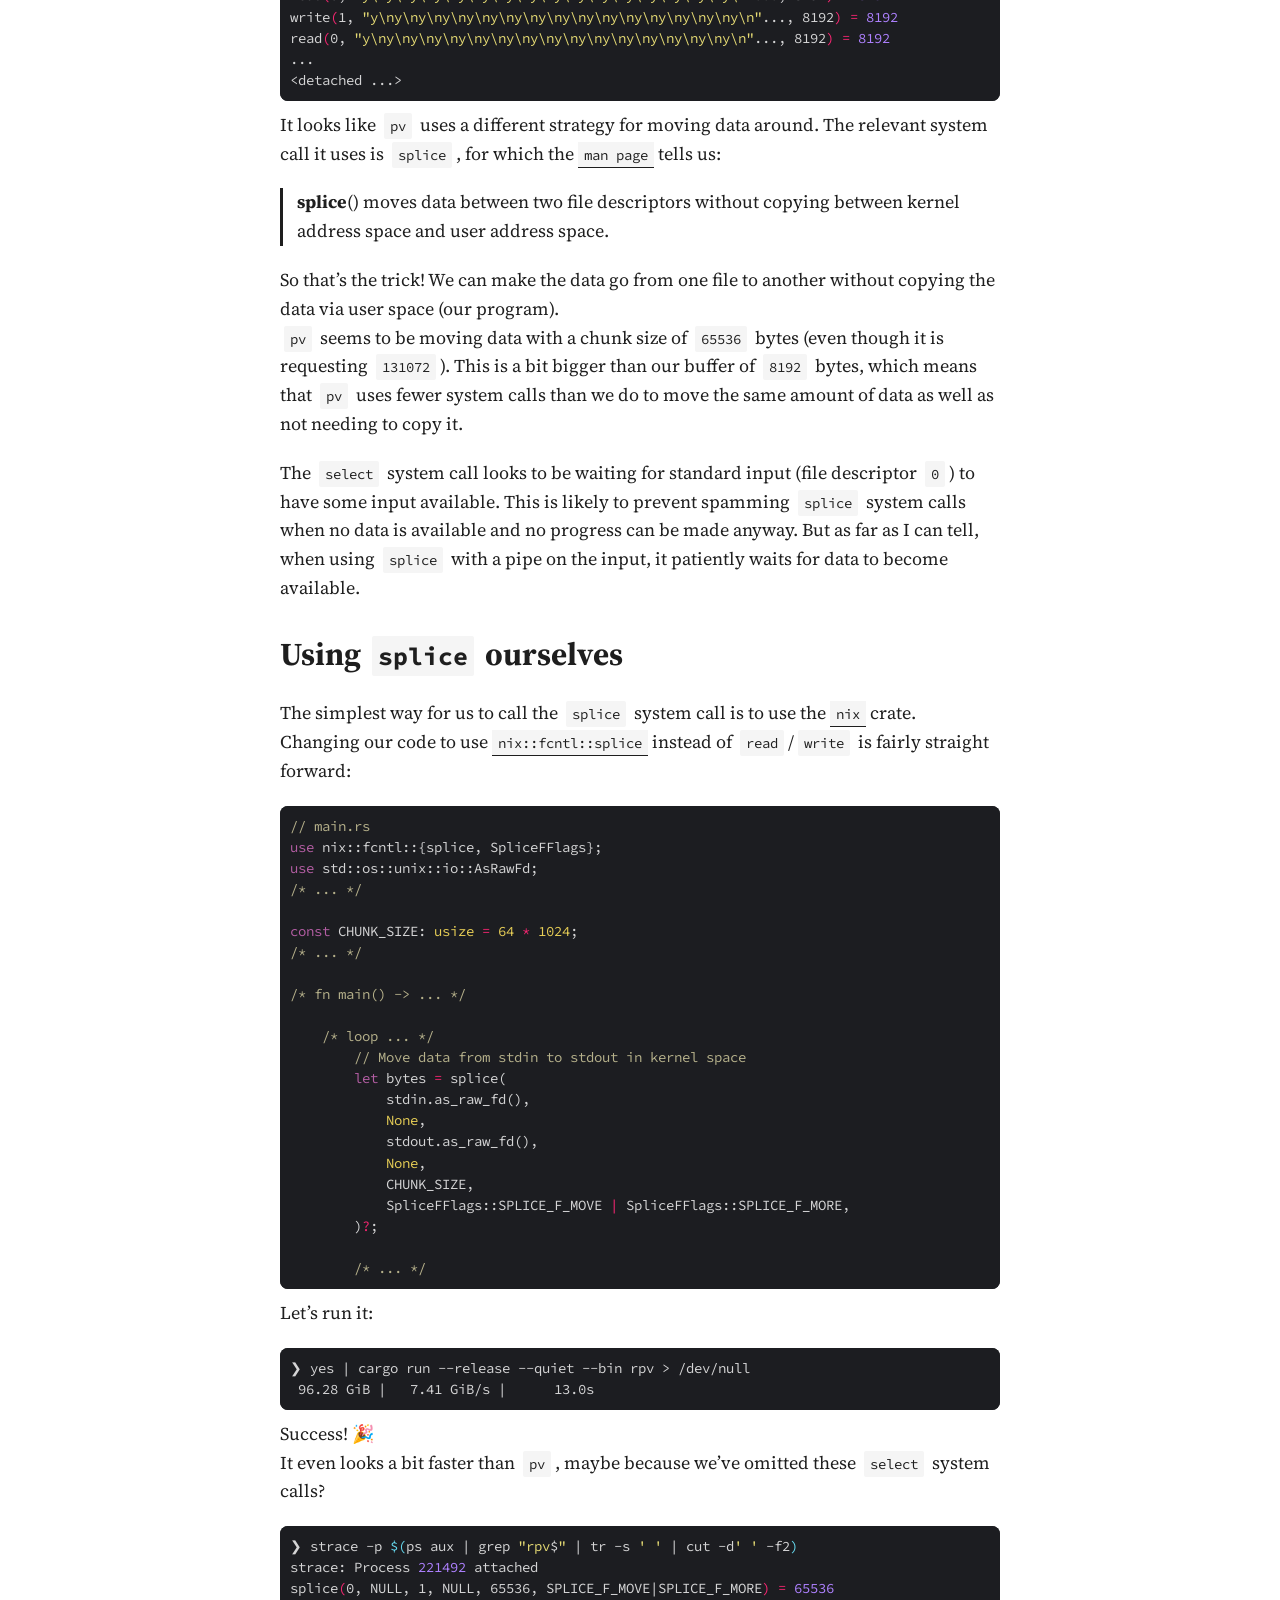
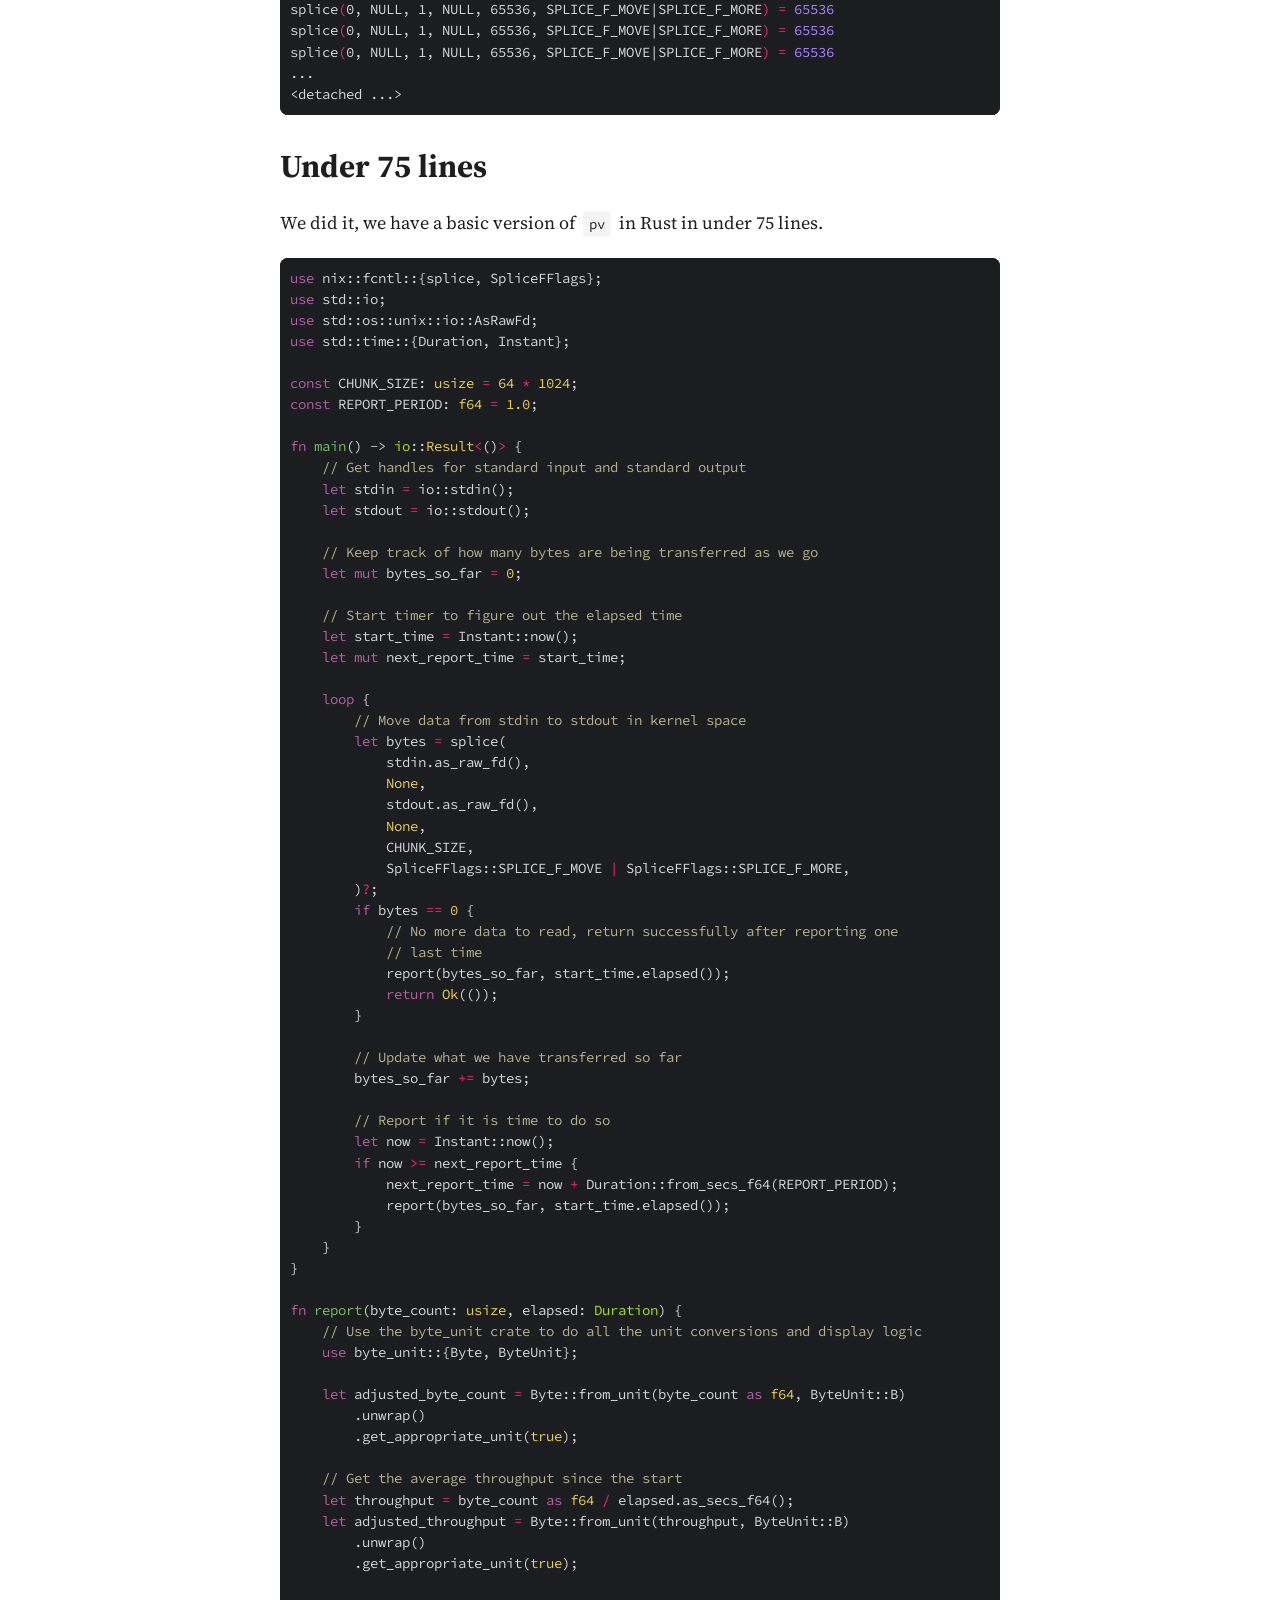
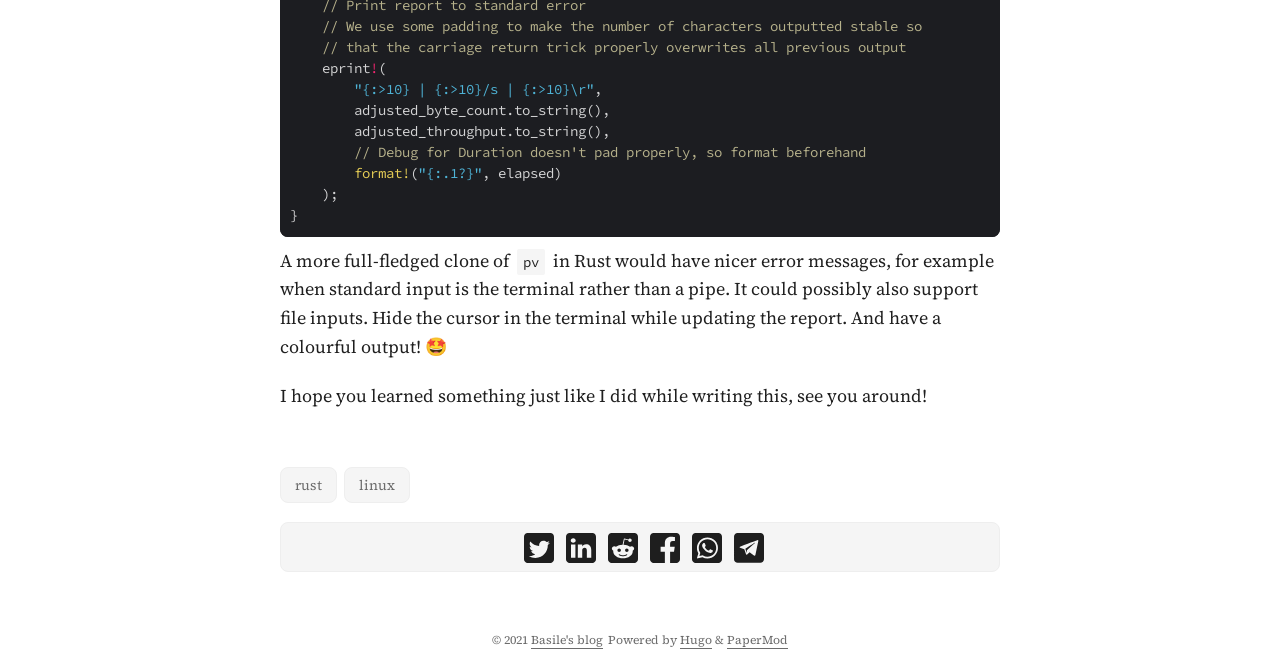
<file: blog/pv-in-rust/index.html>
<!doctype html><html lang=en dir=auto>
<head><meta charset=utf-8>
<meta http-equiv=x-ua-compatible content="IE=edge">
<meta name=viewport content="width=device-width,initial-scale=1,shrink-to-fit=no">
<meta name=robots content="index, follow">
<title>Small pv clone in under 75 lines of Rust | Basile's blog</title>
<meta name=keywords content="rust,linux">
<meta name=description content="Finding out how pv works and writing a small clone in Rust">
<meta name=author content="Basile Henry">
<link rel=canonical href=https://blog.basilehenry.com/blog/pv-in-rust/>
<link crossorigin=anonymous href=/assets/css/stylesheet.min.5e2b4101351c21e906f398ae96901791830f58d430f96f2659dab7eaef7b3cb7.css integrity="sha256-XitBATUcIekG85iulpAXkYMPWNQw+W8mWdq36u97PLc=" rel="preload stylesheet" as=style>
<script defer crossorigin=anonymous src=/assets/js/highlight.min.7680afc38aa6b15ddf158a4f3780b7b1f7dde7e91d26f073e6229bb7a0793c92.js integrity="sha256-doCvw4qmsV3fFYpPN4C3sffd5+kdJvBz5iKbt6B5PJI=" onload=hljs.initHighlightingOnLoad()></script>
<link rel=icon href=https://blog.basilehenry.com/favicon.ico>
<link rel=icon type=image/png sizes=16x16 href=https://blog.basilehenry.com/favicon-16x16.png>
<link rel=icon type=image/png sizes=32x32 href=https://blog.basilehenry.com/favicon-32x32.png>
<link rel=apple-touch-icon href=https://blog.basilehenry.com/apple-touch-icon.png>
<link rel=mask-icon href=https://blog.basilehenry.com/safari-pinned-tab.svg>
<meta name=theme-color content="#2e2e33">
<meta name=msapplication-TileColor content="#2e2e33">
<meta name=generator content="Hugo 0.88.1">
<noscript>
<style>#theme-toggle,.top-link{display:none}</style>
<style>@media(prefers-color-scheme:dark){:root{--theme:rgb(29, 30, 32);--entry:rgb(46, 46, 51);--primary:rgb(218, 218, 219);--secondary:rgb(155, 156, 157);--tertiary:rgb(65, 66, 68);--content:rgb(196, 196, 197);--hljs-bg:rgb(46, 46, 51);--code-bg:rgb(55, 56, 62);--border:rgb(51, 51, 51)}.list{background:var(--theme)}.list:not(.dark)::-webkit-scrollbar-track{background:0 0}.list:not(.dark)::-webkit-scrollbar-thumb{border-color:var(--theme)}}</style>
</noscript>
<link href="//fonts.googleapis.com/css?family=Source+Serif+Pro:400,400i,600|Source+Code+Pro:400,400i" rel=stylesheet>
<style>body{font-family:source serif pro}h1,h2,h3,h4{font-family:source serif pro}code{font-family:source code pro}</style>
<script async src="https://www.googletagmanager.com/gtag/js?id=G-3M5EJCZPVS"></script>
<script>var doNotTrack=!1;if(!doNotTrack){window.dataLayer=window.dataLayer||[];function gtag(){dataLayer.push(arguments)}gtag('js',new Date),gtag('config','G-3M5EJCZPVS',{anonymize_ip:!1})}</script>
<meta property="og:title" content="Small pv clone in under 75 lines of Rust">
<meta property="og:description" content="Finding out how pv works and writing a small clone in Rust">
<meta property="og:type" content="article">
<meta property="og:url" content="https://blog.basilehenry.com/blog/pv-in-rust/"><meta property="article:section" content="blog">
<meta property="article:published_time" content="2021-10-10T17:44:31+02:00">
<meta property="article:modified_time" content="2021-10-10T17:44:31+02:00">
<meta name=twitter:card content="summary">
<meta name=twitter:title content="Small pv clone in under 75 lines of Rust">
<meta name=twitter:description content="Finding out how pv works and writing a small clone in Rust">
<script type=application/ld+json>{"@context":"https://schema.org","@type":"BreadcrumbList","itemListElement":[{"@type":"ListItem","position":1,"name":"Blogs","item":"https://blog.basilehenry.com/blog/"},{"@type":"ListItem","position":2,"name":"Small pv clone in under 75 lines of Rust","item":"https://blog.basilehenry.com/blog/pv-in-rust/"}]}</script>
<script type=application/ld+json>{"@context":"https://schema.org","@type":"BlogPosting","headline":"Small pv clone in under 75 lines of Rust","name":"Small pv clone in under 75 lines of Rust","description":"Finding out how pv works and writing a small clone in Rust","keywords":["rust","linux"],"articleBody":"What is pv? pv, likely for pipe view, is a neat little Linux command that let’s us monitor the amount of data that goes through a pipe.\n❯ pv ~/Pictures/some_picture.jpg  some_picture.jpg 2.90MiB 0:00:00 [ 157MiB/s] [===========================================] 100% ❯ pv ~/Pictures/some_picture.jpg | ssh remote.machine \"cat  some_picture.jpg\" 2.90MiB 0:00:03 [ 788KiB/s] [===========================================] 100% pv moves data from its standard input to its standard output (or in this case from a file) while measuring how much data is moved and how fast.\nIt can sometimes be really fast. A quick test to see how fast it can go is to use the yes command to generate input and then output the data to /dev/null. On my laptop I can get 5-6GiB/s, but this throughput will vary widly from machine to machine, and the bottleneck could be either yes, pv or the way linux is configured on my machine.\n❯ yes | pv  /dev/null 35.4GiB 0:00:06 [5.60GiB/s] [ = ] How does pv work? Copying some input data to the output while keeping information to report seems somewhat straight forward at first, so we will figure out the details as we go. 🤞\nBut what about the report? How can pv output anything to my terminal if its output is being piped to the next command/a file? According to the man page it uses standard error!\nThe report that pv outputs purposefully spans only 1 line. This way, the report can be updated in place by using the carriage return character '\\r' without using a linefeed character '\\n' to go back to the beginning of the line and overwrite what was previously written. Smart! Only downside is that it needs to write enough the second time around to fully overwrite what was previously written.\nA naive implementation Let’s implement pv in Rust for a bit of fun and to learn along the way!\nIn this first iteration we will setup a buffer. We continuously read from standard input into that buffer then write from that buffer to standard output.\n// main.rs use std::io; use std::io::prelude::*; // This buffer size seems optimal on my machine const BUFFER_SIZE: usize = 8 * 1024; fn main() - io::Result() { // Get handles for standard input and standard output  let mut stdin = io::stdin(); let mut stdout = io::stdout(); // Setup a buffer to transfer data from stdin to stdout  let mut buffer = [0; BUFFER_SIZE]; loop { // Read data from the standard input into the buffer  let bytes = stdin.read(\u0026mut buffer)?; if bytes == 0 { // No more data to read, return successfully  return Ok(()); } // Write the data we've just read from the buffer to standard output  //  // Note: we use `write_all` instead of `write` as it could take several  // writes to finish depending on how busy the recipient is  stdout.write_all(\u0026buffer[..bytes])?; } } Let’s try it:\n❯ echo \"Hello\" | cargo run --release --quiet --bin rpv Hello Great! 🎉\nWe have data passing through. Though, it’s a bit useless at the moment 😅\nLet’s add some reporting. For similar functionality to pv we need to keep track of how many bytes have been transferred, as well as the time elapsed since the beginning. From that we can get the average throughput since the start of the program.\nHow often should we report progress? If we do it on every transfer of one buffer we are likely to slow down the transfer as well as making the report unreadable. We will therefore only report once every second.\n// main.rs /* ... */ use std::time::{Duration, Instant}; /* ... */ const REPORT_PERIOD: f64 = 1.0; /* fn main() - ... */ // Keep track of how many bytes are being transferred as we go  let mut bytes_so_far = 0; // Start timer to figure out the elapsed time  let start_time = Instant::now(); let mut next_report_time = start_time; /* loop ... */ // Update what we have transferred so far  bytes_so_far += bytes; // Report if it is time to do so  let now = Instant::now(); if now = next_report_time { next_report_time = now + Duration::from_secs_f64(REPORT_PERIOD); report(bytes_so_far, start_time.elapsed()); } To print the report we will use standard error and the '\\r' trick discussed. To make reporting nicer we will make use of the great byte-unit crate to properly format the byte count and throughput in a human readable way.\nfn report(byte_count: usize, elapsed: Duration) { // Use the byte_unit crate to do all the unit conversions and display logic  use byte_unit::{Byte, ByteUnit}; let adjusted_byte_count = Byte::from_unit(byte_count as f64, ByteUnit::B) .unwrap() .get_appropriate_unit(true); // Get the average throughput since the start  let throughput = byte_count as f64 / elapsed.as_secs_f64(); let adjusted_throughput = Byte::from_unit(throughput, ByteUnit::B) .unwrap() .get_appropriate_unit(true); // Print report to standard error  // We use some padding to make the number of characters outputted stable so  // that the carriage return trick properly overwrites all previous output  eprint!( \"{:10} | {:10}/s | {:10}\\r\", adjusted_byte_count.to_string(), adjusted_throughput.to_string(), // Debug for Duration doesn't pad properly, so format beforehand  format!(\"{:.1?}\", elapsed) ); } So how well does this run?\n❯ yes | cargo run --release --quiet --bin rpv  /dev/null 7.54 GiB | 4.32 GiB/s | 11.0s Not bad for a first iteration. I did have to tweak the buffer size in order to get the best throughput possible on my machine, but we’re getting close to the throughput we saw with pv.\nHow is pv so fast? In order to find out how pv is so fast, we should have a look at what kind of IO it does in its main loop. Then we can compare that to what we are doing.\nstrace is an amazing tool to get exactly this type of information. You run strace command and it prints all of the system calls the command does, which is what IO is: a bunch of system calls to get the Linux kernel to do some work for you.\nIn our case, it is slightly trickier to get this info since pv already makes heavy use of the standard output (and standard error) so it’s not as straight forward to call strace on pv. Fortunately we can use strace by providing it the PID of the program we are interested in.\nSo we start out command in one terminal:\n❯ yes | pv  /dev/null And with a bit of bash magic we call strace on that pv (assuming there’s only one instance of pv running):\n❯ strace -p $(ps aux | grep \"pv$\" | tr -s ' ' | cut -d' ' -f2) strace: Process 176755 attached select(1, [0], [], NULL, {tv_sec=0, tv_usec=90000}) = 1 (in [0], left {tv_sec=0, tv_usec=89999}) splice(0, NULL, 1, NULL, 131072, SPLICE_F_MORE) = 65536 select(1, [0], [], NULL, {tv_sec=0, tv_usec=90000}) = 1 (in [0], left {tv_sec=0, tv_usec=89999}) splice(0, NULL, 1, NULL, 131072, SPLICE_F_MORE) = 65536 select(1, [0], [], NULL, {tv_sec=0, tv_usec=90000}) = 1 (in [0], left {tv_sec=0, tv_usec=89999}) ... If we compare it to our version (rpv):\n❯ strace -p $(ps aux | grep \"rpv$\" | tr -s ' ' | cut -d' ' -f2) strace: Process 183150 attached read(0, \"y\\ny\\ny\\ny\\ny\\ny\\ny\\ny\\ny\\ny\\ny\\ny\\ny\\ny\\ny\\ny\\n\"..., 8192) = 8192 write(1, \"y\\ny\\ny\\ny\\ny\\ny\\ny\\ny\\ny\\ny\\ny\\ny\\ny\\ny\\ny\\ny\\n\"..., 8192) = 8192 read(0, \"y\\ny\\ny\\ny\\ny\\ny\\ny\\ny\\ny\\ny\\ny\\ny\\ny\\ny\\ny\\ny\\n\"..., 8192) = 8192 write(1, \"y\\ny\\ny\\ny\\ny\\ny\\ny\\ny\\ny\\ny\\ny\\ny\\ny\\ny\\ny\\ny\\n\"..., 8192) = 8192 read(0, \"y\\ny\\ny\\ny\\ny\\ny\\ny\\ny\\ny\\ny\\ny\\ny\\ny\\ny\\ny\\ny\\n\"..., 8192) = 8192 ... It looks like pv uses a different strategy for moving data around. The relevant system call it uses is splice, for which the man page tells us:\n splice() moves data between two file descriptors without copying between kernel address space and user address space.\n So that’s the trick! We can make the data go from one file to another without copying the data via user space (our program).\npv seems to be moving data with a chunk size of 65536 bytes (even though it is requesting 131072). This is a bit bigger than our buffer of 8192 bytes, which means that pv uses fewer system calls than we do to move the same amount of data as well as not needing to copy it.\nThe select system call looks to be waiting for standard input (file descriptor 0) to have some input available. This is likely to prevent spamming splice system calls when no data is available and no progress can be made anyway. But as far as I can tell, when using splice with a pipe on the input, it patiently waits for data to become available.\nUsing splice ourselves The simplest way for us to call the splice system call is to use the nix crate.\nChanging our code to use nix::fcntl::splice instead of read/write is fairly straight forward:\n// main.rs use nix::fcntl::{splice, SpliceFFlags}; use std::os::unix::io::AsRawFd; /* ... */ const CHUNK_SIZE: usize = 64 * 1024; /* ... */ /* fn main() - ... */ /* loop ... */ // Move data from stdin to stdout in kernel space  let bytes = splice( stdin.as_raw_fd(), None, stdout.as_raw_fd(), None, CHUNK_SIZE, SpliceFFlags::SPLICE_F_MOVE | SpliceFFlags::SPLICE_F_MORE, )?; /* ... */ Let’s run it:\n❯ yes | cargo run --release --quiet --bin rpv  /dev/null 96.28 GiB | 7.41 GiB/s | 13.0s Success! 🎉\nIt even looks a bit faster than pv, maybe because we’ve omitted these select system calls?\n❯ strace -p $(ps aux | grep \"rpv$\" | tr -s ' ' | cut -d' ' -f2) strace: Process 221492 attached splice(0, NULL, 1, NULL, 65536, SPLICE_F_MOVE|SPLICE_F_MORE) = 65536 splice(0, NULL, 1, NULL, 65536, SPLICE_F_MOVE|SPLICE_F_MORE) = 65536 splice(0, NULL, 1, NULL, 65536, SPLICE_F_MOVE|SPLICE_F_MORE) = 65536 splice(0, NULL, 1, NULL, 65536, SPLICE_F_MOVE|SPLICE_F_MORE) = 65536 ... Under 75 lines We did it, we have a basic version of pv in Rust in under 75 lines.\nuse nix::fcntl::{splice, SpliceFFlags}; use std::io; use std::os::unix::io::AsRawFd; use std::time::{Duration, Instant}; const CHUNK_SIZE: usize = 64 * 1024; const REPORT_PERIOD: f64 = 1.0; fn main() - io::Result() { // Get handles for standard input and standard output  let stdin = io::stdin(); let stdout = io::stdout(); // Keep track of how many bytes are being transferred as we go  let mut bytes_so_far = 0; // Start timer to figure out the elapsed time  let start_time = Instant::now(); let mut next_report_time = start_time; loop { // Move data from stdin to stdout in kernel space  let bytes = splice( stdin.as_raw_fd(), None, stdout.as_raw_fd(), None, CHUNK_SIZE, SpliceFFlags::SPLICE_F_MOVE | SpliceFFlags::SPLICE_F_MORE, )?; if bytes == 0 { // No more data to read, return successfully after reporting one  // last time  report(bytes_so_far, start_time.elapsed()); return Ok(()); } // Update what we have transferred so far  bytes_so_far += bytes; // Report if it is time to do so  let now = Instant::now(); if now = next_report_time { next_report_time = now + Duration::from_secs_f64(REPORT_PERIOD); report(bytes_so_far, start_time.elapsed()); } } } fn report(byte_count: usize, elapsed: Duration) { // Use the byte_unit crate to do all the unit conversions and display logic  use byte_unit::{Byte, ByteUnit}; let adjusted_byte_count = Byte::from_unit(byte_count as f64, ByteUnit::B) .unwrap() .get_appropriate_unit(true); // Get the average throughput since the start  let throughput = byte_count as f64 / elapsed.as_secs_f64(); let adjusted_throughput = Byte::from_unit(throughput, ByteUnit::B) .unwrap() .get_appropriate_unit(true); // Print report to standard error  // We use some padding to make the number of characters outputted stable so  // that the carriage return trick properly overwrites all previous output  eprint!( \"{:10} | {:10}/s | {:10}\\r\", adjusted_byte_count.to_string(), adjusted_throughput.to_string(), // Debug for Duration doesn't pad properly, so format beforehand  format!(\"{:.1?}\", elapsed) ); } A more full-fledged clone of pv in Rust would have nicer error messages, for example when standard input is the terminal rather than a pipe. It could possibly also support file inputs. Hide the cursor in the terminal while updating the report. And have a colourful output! 🤩\nI hope you learned something just like I did while writing this, see you around!\n","wordCount":"1940","inLanguage":"en","datePublished":"2021-10-10T17:44:31+02:00","dateModified":"2021-10-10T17:44:31+02:00","author":{"@type":"Person","name":"Basile Henry"},"mainEntityOfPage":{"@type":"WebPage","@id":"https://blog.basilehenry.com/blog/pv-in-rust/"},"publisher":{"@type":"Organization","name":"Basile's blog","logo":{"@type":"ImageObject","url":"https://blog.basilehenry.com/favicon.ico"}}}</script>
</head>
<body id=top>
<script>localStorage.getItem("pref-theme")==="dark"?document.body.classList.add('dark'):localStorage.getItem("pref-theme")==="light"?document.body.classList.remove('dark'):window.matchMedia('(prefers-color-scheme: dark)').matches&&document.body.classList.add('dark')</script>
<header class=header>
<nav class=nav>
<div class=logo>
<a href=https://blog.basilehenry.com/ accesskey=h title="Basile's blog (Alt + H)">Basile's blog</a>
<span class=logo-switches>
<button id=theme-toggle accesskey=t title="(Alt + T)"><svg id="moon" xmlns="http://www.w3.org/2000/svg" width="24" height="24" viewBox="0 0 24 24" fill="none" stroke="currentcolor" stroke-width="2" stroke-linecap="round" stroke-linejoin="round"><path d="M21 12.79A9 9 0 1111.21 3 7 7 0 0021 12.79z"/></svg><svg id="sun" xmlns="http://www.w3.org/2000/svg" width="24" height="24" viewBox="0 0 24 24" fill="none" stroke="currentcolor" stroke-width="2" stroke-linecap="round" stroke-linejoin="round"><circle cx="12" cy="12" r="5"/><line x1="12" y1="1" x2="12" y2="3"/><line x1="12" y1="21" x2="12" y2="23"/><line x1="4.22" y1="4.22" x2="5.64" y2="5.64"/><line x1="18.36" y1="18.36" x2="19.78" y2="19.78"/><line x1="1" y1="12" x2="3" y2="12"/><line x1="21" y1="12" x2="23" y2="12"/><line x1="4.22" y1="19.78" x2="5.64" y2="18.36"/><line x1="18.36" y1="5.64" x2="19.78" y2="4.22"/></svg>
</button>
</span>
</div>
<ul id=menu>
</ul>
</nav>
</header>
<main class=main>
<article class=post-single>
<header class=post-header>
<h1 class=post-title>
Small pv clone in under 75 lines of Rust
</h1>
<div class=post-meta>October 10, 2021&nbsp;·&nbsp;10 min&nbsp;·&nbsp;Basile Henry&nbsp;|&nbsp;<a href=https://github.com/basile-henry/blog/edit/main/content/blog/pv-in-rust.md rel="noopener noreferrer" target=_blank>Suggest Changes</a>
</div>
</header>
<div class=post-content><h2 id=what-is-pv>What is <code>pv</code>?<a hidden class=anchor aria-hidden=true href=#what-is-pv>#</a></h2>
<p><a href=https://man7.org/linux/man-pages/man1/pv.1.html><code>pv</code></a>, likely for <em>pipe view</em>, is a neat little Linux command that let&rsquo;s us monitor the amount of data that goes through a pipe.</p>
<div class=highlight><pre tabindex=0 style=color:#f8f8f2;background-color:#272822;-moz-tab-size:4;-o-tab-size:4;tab-size:4><code class=language-shell data-lang=shell>❯ pv ~/Pictures/some_picture.jpg &gt; some_picture.jpg
2.90MiB 0:00:00 <span style=color:#f92672>[</span> 157MiB/s<span style=color:#f92672>]</span> <span style=color:#f92672>[===========================================</span>&gt;<span style=color:#f92672>]</span> 100%

❯ pv ~/Pictures/some_picture.jpg | ssh remote.machine <span style=color:#e6db74>&#34;cat &gt; some_picture.jpg&#34;</span>
2.90MiB 0:00:03 <span style=color:#f92672>[</span> 788KiB/s<span style=color:#f92672>]</span> <span style=color:#f92672>[===========================================</span>&gt;<span style=color:#f92672>]</span> 100%
</code></pre></div><p><code>pv</code> moves data from its standard input to its standard output (or in this case from a file) while measuring how much data is moved and how fast.<br>
It can sometimes be really fast. A quick test to see how fast it can go is to use the <a href=https://man7.org/linux/man-pages/man1/yes.1.html><code>yes</code></a> command to generate input and then output the data to <code>/dev/null</code>. On my laptop I can get <code>5-6GiB/s</code>, but this throughput will <a href=https://www.reddit.com/r/unix/comments/6gxduc/how_is_gnu_yes_so_fast/>vary widly from machine to machine</a>, and the bottleneck could be either <code>yes</code>, <code>pv</code> or the way linux is configured on my machine.</p>
<div class=highlight><pre tabindex=0 style=color:#f8f8f2;background-color:#272822;-moz-tab-size:4;-o-tab-size:4;tab-size:4><code class=language-shell data-lang=shell>❯ yes | pv &gt; /dev/null
35.4GiB 0:00:06 <span style=color:#f92672>[</span>5.60GiB/s<span style=color:#f92672>]</span> <span style=color:#f92672>[</span>      &lt;<span style=color:#f92672>=</span>&gt;                                   <span style=color:#f92672>]</span>
</code></pre></div><h2 id=how-does-pv-work>How does <code>pv</code> work?<a hidden class=anchor aria-hidden=true href=#how-does-pv-work>#</a></h2>
<p>Copying some input data to the output while keeping information to report seems somewhat straight forward at first, so we will figure out the details as we go. 🤞<br>
But what about the report? How can <code>pv</code> output anything to my terminal if its output is being piped to the next command/a file? According to the <a href=https://man7.org/linux/man-pages/man1/pv.1.html>man page</a> it uses standard error!<br>
The report that <code>pv</code> outputs purposefully spans only 1 line. This way, the report can be updated in place by using the carriage return character <code>'\r'</code> without using a linefeed character <code>'\n'</code> to go back to the beginning of the line and overwrite what was previously written. Smart! Only downside is that it needs to write enough the second time around to fully overwrite what was previously written.</p>
<h2 id=a-naive-implementation>A naive implementation<a hidden class=anchor aria-hidden=true href=#a-naive-implementation>#</a></h2>
<p>Let&rsquo;s implement <code>pv</code> in Rust for a bit of fun and to learn along the way!</p>
<p>In this first iteration we will setup a buffer. We continuously read from standard input into that buffer then write from that buffer to standard output.</p>
<div class=highlight><pre tabindex=0 style=color:#f8f8f2;background-color:#272822;-moz-tab-size:4;-o-tab-size:4;tab-size:4><code class=language-rust data-lang=rust><span style=color:#75715e>// main.rs
</span><span style=color:#75715e></span><span style=color:#66d9ef>use</span> std::io;
<span style=color:#66d9ef>use</span> std::io::prelude::<span style=color:#f92672>*</span>;

<span style=color:#75715e>// This buffer size seems optimal on my machine
</span><span style=color:#75715e></span><span style=color:#66d9ef>const</span> BUFFER_SIZE: <span style=color:#66d9ef>usize</span> <span style=color:#f92672>=</span> <span style=color:#ae81ff>8</span> <span style=color:#f92672>*</span> <span style=color:#ae81ff>1024</span>;

<span style=color:#66d9ef>fn</span> <span style=color:#a6e22e>main</span>() -&gt; <span style=color:#a6e22e>io</span>::Result<span style=color:#f92672>&lt;</span>()<span style=color:#f92672>&gt;</span> {
    <span style=color:#75715e>// Get handles for standard input and standard output
</span><span style=color:#75715e></span>    <span style=color:#66d9ef>let</span> <span style=color:#66d9ef>mut</span> stdin <span style=color:#f92672>=</span> io::stdin();
    <span style=color:#66d9ef>let</span> <span style=color:#66d9ef>mut</span> stdout <span style=color:#f92672>=</span> io::stdout();

    <span style=color:#75715e>// Setup a buffer to transfer data from stdin to stdout
</span><span style=color:#75715e></span>    <span style=color:#66d9ef>let</span> <span style=color:#66d9ef>mut</span> buffer <span style=color:#f92672>=</span> [<span style=color:#ae81ff>0</span>; BUFFER_SIZE];

    <span style=color:#66d9ef>loop</span> {
        <span style=color:#75715e>// Read data from the standard input into the buffer
</span><span style=color:#75715e></span>        <span style=color:#66d9ef>let</span> bytes <span style=color:#f92672>=</span> stdin.read(<span style=color:#f92672>&amp;</span><span style=color:#66d9ef>mut</span> buffer)<span style=color:#f92672>?</span>;
        <span style=color:#66d9ef>if</span> bytes <span style=color:#f92672>==</span> <span style=color:#ae81ff>0</span> {
            <span style=color:#75715e>// No more data to read, return successfully
</span><span style=color:#75715e></span>            <span style=color:#66d9ef>return</span> Ok(());
        }

        <span style=color:#75715e>// Write the data we&#39;ve just read from the buffer to standard output
</span><span style=color:#75715e></span>        <span style=color:#75715e>//
</span><span style=color:#75715e></span>        <span style=color:#75715e>// Note: we use `write_all` instead of `write` as it could take several
</span><span style=color:#75715e></span>        <span style=color:#75715e>// writes to finish depending on how busy the recipient is
</span><span style=color:#75715e></span>        stdout.write_all(<span style=color:#f92672>&amp;</span>buffer[..bytes])<span style=color:#f92672>?</span>;
    }
}
</code></pre></div><p>Let&rsquo;s try it:</p>
<div class=highlight><pre tabindex=0 style=color:#f8f8f2;background-color:#272822;-moz-tab-size:4;-o-tab-size:4;tab-size:4><code class=language-shell data-lang=shell>❯ echo <span style=color:#e6db74>&#34;Hello&#34;</span> | cargo run --release --quiet --bin rpv
Hello
</code></pre></div><p>Great! 🎉<br>
We have data passing through. Though, it&rsquo;s a bit useless at the moment 😅</p>
<p>Let&rsquo;s add some reporting. For similar functionality to <code>pv</code> we need to keep track of how many bytes have been transferred, as well as the time elapsed since the beginning. From that we can get the average throughput since the start of the program.</p>
<p>How often should we report progress? If we do it on every transfer of one buffer we are likely to slow down the transfer as well as making the report unreadable. We will therefore only report once every second.</p>
<div class=highlight><pre tabindex=0 style=color:#f8f8f2;background-color:#272822;-moz-tab-size:4;-o-tab-size:4;tab-size:4><code class=language-rust data-lang=rust><span style=color:#75715e>// main.rs
</span><span style=color:#75715e></span><span style=color:#75715e>/* ... */</span>
<span style=color:#66d9ef>use</span> std::time::{Duration, Instant};

<span style=color:#75715e>/* ... */</span>
<span style=color:#66d9ef>const</span> REPORT_PERIOD: <span style=color:#66d9ef>f64</span> <span style=color:#f92672>=</span> <span style=color:#ae81ff>1.0</span>;

<span style=color:#75715e>/* fn main() -&gt; ... */</span>
    <span style=color:#75715e>// Keep track of how many bytes are being transferred as we go
</span><span style=color:#75715e></span>    <span style=color:#66d9ef>let</span> <span style=color:#66d9ef>mut</span> bytes_so_far <span style=color:#f92672>=</span> <span style=color:#ae81ff>0</span>;

    <span style=color:#75715e>// Start timer to figure out the elapsed time
</span><span style=color:#75715e></span>    <span style=color:#66d9ef>let</span> start_time <span style=color:#f92672>=</span> Instant::now();
    <span style=color:#66d9ef>let</span> <span style=color:#66d9ef>mut</span> next_report_time <span style=color:#f92672>=</span> start_time;

    <span style=color:#75715e>/* loop ... */</span>
        <span style=color:#75715e>// Update what we have transferred so far
</span><span style=color:#75715e></span>        bytes_so_far <span style=color:#f92672>+=</span> bytes;

        <span style=color:#75715e>// Report if it is time to do so
</span><span style=color:#75715e></span>        <span style=color:#66d9ef>let</span> now <span style=color:#f92672>=</span> Instant::now();
        <span style=color:#66d9ef>if</span> now <span style=color:#f92672>&gt;=</span> next_report_time {
            next_report_time <span style=color:#f92672>=</span> now <span style=color:#f92672>+</span> Duration::from_secs_f64(REPORT_PERIOD);
            report(bytes_so_far, start_time.elapsed());
        }
</code></pre></div><p>To print the report we will use standard error and the <code>'\r'</code> trick discussed. To make reporting nicer we will make use of the great <a href=https://crates.io/crates/byte-unit><code>byte-unit</code></a> crate to properly format the byte count and throughput in a human readable way.</p>
<div class=highlight><pre tabindex=0 style=color:#f8f8f2;background-color:#272822;-moz-tab-size:4;-o-tab-size:4;tab-size:4><code class=language-rust data-lang=rust><span style=color:#66d9ef>fn</span> <span style=color:#a6e22e>report</span>(byte_count: <span style=color:#66d9ef>usize</span>, elapsed: <span style=color:#a6e22e>Duration</span>) {
    <span style=color:#75715e>// Use the byte_unit crate to do all the unit conversions and display logic
</span><span style=color:#75715e></span>    <span style=color:#66d9ef>use</span> byte_unit::{Byte, ByteUnit};

    <span style=color:#66d9ef>let</span> adjusted_byte_count <span style=color:#f92672>=</span> Byte::from_unit(byte_count <span style=color:#66d9ef>as</span> <span style=color:#66d9ef>f64</span>, ByteUnit::B)
        .unwrap()
        .get_appropriate_unit(<span style=color:#66d9ef>true</span>);

    <span style=color:#75715e>// Get the average throughput since the start
</span><span style=color:#75715e></span>    <span style=color:#66d9ef>let</span> throughput <span style=color:#f92672>=</span> byte_count <span style=color:#66d9ef>as</span> <span style=color:#66d9ef>f64</span> <span style=color:#f92672>/</span> elapsed.as_secs_f64();
    <span style=color:#66d9ef>let</span> adjusted_throughput <span style=color:#f92672>=</span> Byte::from_unit(throughput, ByteUnit::B)
        .unwrap()
        .get_appropriate_unit(<span style=color:#66d9ef>true</span>);

    <span style=color:#75715e>// Print report to standard error
</span><span style=color:#75715e></span>    <span style=color:#75715e>// We use some padding to make the number of characters outputted stable so
</span><span style=color:#75715e></span>    <span style=color:#75715e>// that the carriage return trick properly overwrites all previous output
</span><span style=color:#75715e></span>    eprint<span style=color:#f92672>!</span>(
        <span style=color:#e6db74>&#34;{:&gt;10} | {:&gt;10}/s | {:&gt;10}\r&#34;</span>,
        adjusted_byte_count.to_string(),
        adjusted_throughput.to_string(),
        <span style=color:#75715e>// Debug for Duration doesn&#39;t pad properly, so format beforehand
</span><span style=color:#75715e></span>        format<span style=color:#f92672>!</span>(<span style=color:#e6db74>&#34;{:.1?}&#34;</span>, elapsed)
    );
}
</code></pre></div><p>So how well does this run?</p>
<div class=highlight><pre tabindex=0 style=color:#f8f8f2;background-color:#272822;-moz-tab-size:4;-o-tab-size:4;tab-size:4><code class=language-shell data-lang=shell>❯ yes | cargo run --release --quiet --bin rpv &gt; /dev/null
  7.54 GiB |   4.32 GiB/s |      11.0s
</code></pre></div><p>Not bad for a first iteration. I did have to tweak the buffer size in order to get the best throughput possible on my machine, but we&rsquo;re getting close to the throughput we saw with <code>pv</code>.</p>
<h2 id=how-is-pv-so-fast>How is <code>pv</code> so fast?<a hidden class=anchor aria-hidden=true href=#how-is-pv-so-fast>#</a></h2>
<p>In order to find out how <code>pv</code> is so fast, we should have a look at what kind of IO it does in its main loop. Then we can compare that to what we are doing.<br>
<a href=https://man7.org/linux/man-pages/man1/strace.1.html><code>strace</code></a> is an amazing tool to get exactly this type of information. You run <code>strace command</code> and it prints all of the system calls the command does, which is what IO is: a bunch of system calls to get the Linux kernel to do some work for you.</p>
<p>In our case, it is slightly trickier to get this info since <code>pv</code> already makes heavy use of the standard output (and standard error) so it&rsquo;s not as straight forward to call <code>strace</code> on <code>pv</code>. Fortunately we can use <code>strace</code> by providing it the <code>PID</code> of the program we are interested in.</p>
<p>So we start out command in one terminal:</p>
<div class=highlight><pre tabindex=0 style=color:#f8f8f2;background-color:#272822;-moz-tab-size:4;-o-tab-size:4;tab-size:4><code class=language-shell data-lang=shell>❯ yes | pv &gt; /dev/null
</code></pre></div><p>And with a bit of <code>bash</code> magic we call <code>strace</code> on that <code>pv</code> (assuming there&rsquo;s only one instance of <code>pv</code> running):</p>
<div class=highlight><pre tabindex=0 style=color:#f8f8f2;background-color:#272822;-moz-tab-size:4;-o-tab-size:4;tab-size:4><code class=language-shell data-lang=shell>❯ strace -p <span style=color:#66d9ef>$(</span>ps aux | grep <span style=color:#e6db74>&#34;pv</span>$<span style=color:#e6db74>&#34;</span> | tr -s <span style=color:#e6db74>&#39; &#39;</span> | cut -d<span style=color:#e6db74>&#39; &#39;</span> -f2<span style=color:#66d9ef>)</span>
strace: Process <span style=color:#ae81ff>176755</span> attached
<span style=color:#66d9ef>select</span><span style=color:#f92672>(</span>1, <span style=color:#f92672>[</span>0<span style=color:#f92672>]</span>, <span style=color:#f92672>[]</span>, NULL, <span style=color:#f92672>{</span>tv_sec<span style=color:#f92672>=</span>0, tv_usec<span style=color:#f92672>=</span>90000<span style=color:#f92672>})</span> <span style=color:#f92672>=</span> <span style=color:#ae81ff>1</span> <span style=color:#f92672>(</span>in <span style=color:#f92672>[</span>0<span style=color:#f92672>]</span>, left <span style=color:#f92672>{</span>tv_sec<span style=color:#f92672>=</span>0, tv_usec<span style=color:#f92672>=</span>89999<span style=color:#f92672>})</span>
splice<span style=color:#f92672>(</span>0, NULL, 1, NULL, 131072, SPLICE_F_MORE<span style=color:#f92672>)</span> <span style=color:#f92672>=</span> <span style=color:#ae81ff>65536</span>
<span style=color:#66d9ef>select</span><span style=color:#f92672>(</span>1, <span style=color:#f92672>[</span>0<span style=color:#f92672>]</span>, <span style=color:#f92672>[]</span>, NULL, <span style=color:#f92672>{</span>tv_sec<span style=color:#f92672>=</span>0, tv_usec<span style=color:#f92672>=</span>90000<span style=color:#f92672>})</span> <span style=color:#f92672>=</span> <span style=color:#ae81ff>1</span> <span style=color:#f92672>(</span>in <span style=color:#f92672>[</span>0<span style=color:#f92672>]</span>, left <span style=color:#f92672>{</span>tv_sec<span style=color:#f92672>=</span>0, tv_usec<span style=color:#f92672>=</span>89999<span style=color:#f92672>})</span>
splice<span style=color:#f92672>(</span>0, NULL, 1, NULL, 131072, SPLICE_F_MORE<span style=color:#f92672>)</span> <span style=color:#f92672>=</span> <span style=color:#ae81ff>65536</span>
<span style=color:#66d9ef>select</span><span style=color:#f92672>(</span>1, <span style=color:#f92672>[</span>0<span style=color:#f92672>]</span>, <span style=color:#f92672>[]</span>, NULL, <span style=color:#f92672>{</span>tv_sec<span style=color:#f92672>=</span>0, tv_usec<span style=color:#f92672>=</span>90000<span style=color:#f92672>})</span> <span style=color:#f92672>=</span> <span style=color:#ae81ff>1</span> <span style=color:#f92672>(</span>in <span style=color:#f92672>[</span>0<span style=color:#f92672>]</span>, left <span style=color:#f92672>{</span>tv_sec<span style=color:#f92672>=</span>0, tv_usec<span style=color:#f92672>=</span>89999<span style=color:#f92672>})</span>
...
&lt;detached ...&gt;
</code></pre></div><p>If we compare it to our version (<code>rpv</code>):</p>
<div class=highlight><pre tabindex=0 style=color:#f8f8f2;background-color:#272822;-moz-tab-size:4;-o-tab-size:4;tab-size:4><code class=language-shell data-lang=shell>❯ strace -p <span style=color:#66d9ef>$(</span>ps aux | grep <span style=color:#e6db74>&#34;rpv</span>$<span style=color:#e6db74>&#34;</span> | tr -s <span style=color:#e6db74>&#39; &#39;</span> | cut -d<span style=color:#e6db74>&#39; &#39;</span> -f2<span style=color:#66d9ef>)</span>
strace: Process <span style=color:#ae81ff>183150</span> attached
read<span style=color:#f92672>(</span>0, <span style=color:#e6db74>&#34;y\ny\ny\ny\ny\ny\ny\ny\ny\ny\ny\ny\ny\ny\ny\ny\n&#34;</span>..., 8192<span style=color:#f92672>)</span> <span style=color:#f92672>=</span> <span style=color:#ae81ff>8192</span>
write<span style=color:#f92672>(</span>1, <span style=color:#e6db74>&#34;y\ny\ny\ny\ny\ny\ny\ny\ny\ny\ny\ny\ny\ny\ny\ny\n&#34;</span>..., 8192<span style=color:#f92672>)</span> <span style=color:#f92672>=</span> <span style=color:#ae81ff>8192</span>
read<span style=color:#f92672>(</span>0, <span style=color:#e6db74>&#34;y\ny\ny\ny\ny\ny\ny\ny\ny\ny\ny\ny\ny\ny\ny\ny\n&#34;</span>..., 8192<span style=color:#f92672>)</span> <span style=color:#f92672>=</span> <span style=color:#ae81ff>8192</span>
write<span style=color:#f92672>(</span>1, <span style=color:#e6db74>&#34;y\ny\ny\ny\ny\ny\ny\ny\ny\ny\ny\ny\ny\ny\ny\ny\n&#34;</span>..., 8192<span style=color:#f92672>)</span> <span style=color:#f92672>=</span> <span style=color:#ae81ff>8192</span>
read<span style=color:#f92672>(</span>0, <span style=color:#e6db74>&#34;y\ny\ny\ny\ny\ny\ny\ny\ny\ny\ny\ny\ny\ny\ny\ny\n&#34;</span>..., 8192<span style=color:#f92672>)</span> <span style=color:#f92672>=</span> <span style=color:#ae81ff>8192</span>
...
&lt;detached ...&gt;
</code></pre></div><p>It looks like <code>pv</code> uses a different strategy for moving data around. The relevant system call it uses is <code>splice</code>, for which the <a href=https://man7.org/linux/man-pages/man2/splice.2.html><code>man page</code></a> tells us:</p>
<blockquote>
<p><strong>splice</strong>() moves data between two file descriptors without copying between kernel address space and user address space.</p>
</blockquote>
<p>So that&rsquo;s the trick! We can make the data go from one file to another without copying the data via user space (our program).<br>
<code>pv</code> seems to be moving data with a chunk size of <code>65536</code> bytes (even though it is requesting <code>131072</code>). This is a bit bigger than our buffer of <code>8192</code> bytes, which means that <code>pv</code> uses fewer system calls than we do to move the same amount of data as well as not needing to copy it.</p>
<p>The <code>select</code> system call looks to be waiting for standard input (file descriptor <code>0</code>) to have some input available. This is likely to prevent spamming <code>splice</code> system calls when no data is available and no progress can be made anyway. But as far as I can tell, when using <code>splice</code> with a pipe on the input, it patiently waits for data to become available.</p>
<h2 id=using-splice-ourselves>Using <code>splice</code> ourselves<a hidden class=anchor aria-hidden=true href=#using-splice-ourselves>#</a></h2>
<p>The simplest way for us to call the <code>splice</code> system call is to use the <a href=https://crates.io/crates/nix><code>nix</code></a> crate.<br>
Changing our code to use <a href=https://docs.rs/nix/0.23.0/nix/fcntl/fn.splice.html><code>nix::fcntl::splice</code></a> instead of <code>read</code>/<code>write</code> is fairly straight forward:</p>
<div class=highlight><pre tabindex=0 style=color:#f8f8f2;background-color:#272822;-moz-tab-size:4;-o-tab-size:4;tab-size:4><code class=language-rust data-lang=rust><span style=color:#75715e>// main.rs
</span><span style=color:#75715e></span><span style=color:#66d9ef>use</span> nix::fcntl::{splice, SpliceFFlags};
<span style=color:#66d9ef>use</span> std::os::unix::io::AsRawFd;
<span style=color:#75715e>/* ... */</span>

<span style=color:#66d9ef>const</span> CHUNK_SIZE: <span style=color:#66d9ef>usize</span> <span style=color:#f92672>=</span> <span style=color:#ae81ff>64</span> <span style=color:#f92672>*</span> <span style=color:#ae81ff>1024</span>;
<span style=color:#75715e>/* ... */</span>

<span style=color:#75715e>/* fn main() -&gt; ... */</span>

    <span style=color:#75715e>/* loop ... */</span>
        <span style=color:#75715e>// Move data from stdin to stdout in kernel space
</span><span style=color:#75715e></span>        <span style=color:#66d9ef>let</span> bytes <span style=color:#f92672>=</span> splice(
            stdin.as_raw_fd(),
            None,
            stdout.as_raw_fd(),
            None,
            CHUNK_SIZE,
            SpliceFFlags::SPLICE_F_MOVE <span style=color:#f92672>|</span> SpliceFFlags::SPLICE_F_MORE,
        )<span style=color:#f92672>?</span>;

        <span style=color:#75715e>/* ... */</span>
</code></pre></div><p>Let&rsquo;s run it:</p>
<div class=highlight><pre tabindex=0 style=color:#f8f8f2;background-color:#272822;-moz-tab-size:4;-o-tab-size:4;tab-size:4><code class=language-shell data-lang=shell>❯ yes | cargo run --release --quiet --bin rpv &gt; /dev/null
 96.28 GiB |   7.41 GiB/s |      13.0s
</code></pre></div><p>Success! 🎉<br>
It even looks a bit faster than <code>pv</code>, maybe because we&rsquo;ve omitted these <code>select</code> system calls?</p>
<div class=highlight><pre tabindex=0 style=color:#f8f8f2;background-color:#272822;-moz-tab-size:4;-o-tab-size:4;tab-size:4><code class=language-shell data-lang=shell>❯ strace -p <span style=color:#66d9ef>$(</span>ps aux | grep <span style=color:#e6db74>&#34;rpv</span>$<span style=color:#e6db74>&#34;</span> | tr -s <span style=color:#e6db74>&#39; &#39;</span> | cut -d<span style=color:#e6db74>&#39; &#39;</span> -f2<span style=color:#66d9ef>)</span>
strace: Process <span style=color:#ae81ff>221492</span> attached
splice<span style=color:#f92672>(</span>0, NULL, 1, NULL, 65536, SPLICE_F_MOVE|SPLICE_F_MORE<span style=color:#f92672>)</span> <span style=color:#f92672>=</span> <span style=color:#ae81ff>65536</span>
splice<span style=color:#f92672>(</span>0, NULL, 1, NULL, 65536, SPLICE_F_MOVE|SPLICE_F_MORE<span style=color:#f92672>)</span> <span style=color:#f92672>=</span> <span style=color:#ae81ff>65536</span>
splice<span style=color:#f92672>(</span>0, NULL, 1, NULL, 65536, SPLICE_F_MOVE|SPLICE_F_MORE<span style=color:#f92672>)</span> <span style=color:#f92672>=</span> <span style=color:#ae81ff>65536</span>
splice<span style=color:#f92672>(</span>0, NULL, 1, NULL, 65536, SPLICE_F_MOVE|SPLICE_F_MORE<span style=color:#f92672>)</span> <span style=color:#f92672>=</span> <span style=color:#ae81ff>65536</span>
...
&lt;detached ...&gt;
</code></pre></div><h2 id=under-75-lines>Under 75 lines<a hidden class=anchor aria-hidden=true href=#under-75-lines>#</a></h2>
<p>We did it, we have a basic version of <code>pv</code> in Rust in under 75 lines.</p>
<div class=highlight><pre tabindex=0 style=color:#f8f8f2;background-color:#272822;-moz-tab-size:4;-o-tab-size:4;tab-size:4><code class=language-rust data-lang=rust><span style=color:#66d9ef>use</span> nix::fcntl::{splice, SpliceFFlags};
<span style=color:#66d9ef>use</span> std::io;
<span style=color:#66d9ef>use</span> std::os::unix::io::AsRawFd;
<span style=color:#66d9ef>use</span> std::time::{Duration, Instant};

<span style=color:#66d9ef>const</span> CHUNK_SIZE: <span style=color:#66d9ef>usize</span> <span style=color:#f92672>=</span> <span style=color:#ae81ff>64</span> <span style=color:#f92672>*</span> <span style=color:#ae81ff>1024</span>;
<span style=color:#66d9ef>const</span> REPORT_PERIOD: <span style=color:#66d9ef>f64</span> <span style=color:#f92672>=</span> <span style=color:#ae81ff>1.0</span>;

<span style=color:#66d9ef>fn</span> <span style=color:#a6e22e>main</span>() -&gt; <span style=color:#a6e22e>io</span>::Result<span style=color:#f92672>&lt;</span>()<span style=color:#f92672>&gt;</span> {
    <span style=color:#75715e>// Get handles for standard input and standard output
</span><span style=color:#75715e></span>    <span style=color:#66d9ef>let</span> stdin <span style=color:#f92672>=</span> io::stdin();
    <span style=color:#66d9ef>let</span> stdout <span style=color:#f92672>=</span> io::stdout();

    <span style=color:#75715e>// Keep track of how many bytes are being transferred as we go
</span><span style=color:#75715e></span>    <span style=color:#66d9ef>let</span> <span style=color:#66d9ef>mut</span> bytes_so_far <span style=color:#f92672>=</span> <span style=color:#ae81ff>0</span>;

    <span style=color:#75715e>// Start timer to figure out the elapsed time
</span><span style=color:#75715e></span>    <span style=color:#66d9ef>let</span> start_time <span style=color:#f92672>=</span> Instant::now();
    <span style=color:#66d9ef>let</span> <span style=color:#66d9ef>mut</span> next_report_time <span style=color:#f92672>=</span> start_time;

    <span style=color:#66d9ef>loop</span> {
        <span style=color:#75715e>// Move data from stdin to stdout in kernel space
</span><span style=color:#75715e></span>        <span style=color:#66d9ef>let</span> bytes <span style=color:#f92672>=</span> splice(
            stdin.as_raw_fd(),
            None,
            stdout.as_raw_fd(),
            None,
            CHUNK_SIZE,
            SpliceFFlags::SPLICE_F_MOVE <span style=color:#f92672>|</span> SpliceFFlags::SPLICE_F_MORE,
        )<span style=color:#f92672>?</span>;
        <span style=color:#66d9ef>if</span> bytes <span style=color:#f92672>==</span> <span style=color:#ae81ff>0</span> {
            <span style=color:#75715e>// No more data to read, return successfully after reporting one
</span><span style=color:#75715e></span>            <span style=color:#75715e>// last time
</span><span style=color:#75715e></span>            report(bytes_so_far, start_time.elapsed());
            <span style=color:#66d9ef>return</span> Ok(());
        }

        <span style=color:#75715e>// Update what we have transferred so far
</span><span style=color:#75715e></span>        bytes_so_far <span style=color:#f92672>+=</span> bytes;

        <span style=color:#75715e>// Report if it is time to do so
</span><span style=color:#75715e></span>        <span style=color:#66d9ef>let</span> now <span style=color:#f92672>=</span> Instant::now();
        <span style=color:#66d9ef>if</span> now <span style=color:#f92672>&gt;=</span> next_report_time {
            next_report_time <span style=color:#f92672>=</span> now <span style=color:#f92672>+</span> Duration::from_secs_f64(REPORT_PERIOD);
            report(bytes_so_far, start_time.elapsed());
        }
    }
}

<span style=color:#66d9ef>fn</span> <span style=color:#a6e22e>report</span>(byte_count: <span style=color:#66d9ef>usize</span>, elapsed: <span style=color:#a6e22e>Duration</span>) {
    <span style=color:#75715e>// Use the byte_unit crate to do all the unit conversions and display logic
</span><span style=color:#75715e></span>    <span style=color:#66d9ef>use</span> byte_unit::{Byte, ByteUnit};

    <span style=color:#66d9ef>let</span> adjusted_byte_count <span style=color:#f92672>=</span> Byte::from_unit(byte_count <span style=color:#66d9ef>as</span> <span style=color:#66d9ef>f64</span>, ByteUnit::B)
        .unwrap()
        .get_appropriate_unit(<span style=color:#66d9ef>true</span>);

    <span style=color:#75715e>// Get the average throughput since the start
</span><span style=color:#75715e></span>    <span style=color:#66d9ef>let</span> throughput <span style=color:#f92672>=</span> byte_count <span style=color:#66d9ef>as</span> <span style=color:#66d9ef>f64</span> <span style=color:#f92672>/</span> elapsed.as_secs_f64();
    <span style=color:#66d9ef>let</span> adjusted_throughput <span style=color:#f92672>=</span> Byte::from_unit(throughput, ByteUnit::B)
        .unwrap()
        .get_appropriate_unit(<span style=color:#66d9ef>true</span>);

    <span style=color:#75715e>// Print report to standard error
</span><span style=color:#75715e></span>    <span style=color:#75715e>// We use some padding to make the number of characters outputted stable so
</span><span style=color:#75715e></span>    <span style=color:#75715e>// that the carriage return trick properly overwrites all previous output
</span><span style=color:#75715e></span>    eprint<span style=color:#f92672>!</span>(
        <span style=color:#e6db74>&#34;{:&gt;10} | {:&gt;10}/s | {:&gt;10}\r&#34;</span>,
        adjusted_byte_count.to_string(),
        adjusted_throughput.to_string(),
        <span style=color:#75715e>// Debug for Duration doesn&#39;t pad properly, so format beforehand
</span><span style=color:#75715e></span>        format<span style=color:#f92672>!</span>(<span style=color:#e6db74>&#34;{:.1?}&#34;</span>, elapsed)
    );
}
</code></pre></div><p>A more full-fledged clone of <code>pv</code> in Rust would have nicer error messages, for
example when standard input is the terminal rather than a pipe. It could possibly
also support file inputs. Hide the cursor in the terminal while updating the
report. And have a colourful output! 🤩</p>
<p>I hope you learned something just like I did while writing this, see you around!</p>
</div>
<footer class=post-footer>
<ul class=post-tags>
<li><a href=https://blog.basilehenry.com/tags/rust/>rust</a></li>
<li><a href=https://blog.basilehenry.com/tags/linux/>linux</a></li>
</ul>
<div class=share-buttons>
<a target=_blank rel="noopener noreferrer" aria-label="share Small pv clone in under 75 lines of Rust on twitter" href="https://twitter.com/intent/tweet/?text=Small%20pv%20clone%20in%20under%2075%20lines%20of%20Rust&url=https%3a%2f%2fblog.basilehenry.com%2fblog%2fpv-in-rust%2f&hashtags=rust%2clinux"><svg viewBox="0 0 512 512"><path d="M449.446.0C483.971.0 512 28.03 512 62.554v386.892C512 483.97 483.97 512 449.446 512H62.554c-34.524.0-62.554-28.03-62.554-62.554V62.554c0-34.524 28.029-62.554 62.554-62.554h386.892zM195.519 424.544c135.939.0 210.268-112.643 210.268-210.268.0-3.218.0-6.437-.153-9.502 14.406-10.421 26.973-23.448 36.935-38.314-13.18 5.824-27.433 9.809-42.452 11.648 15.326-9.196 26.973-23.602 32.49-40.92-14.252 8.429-30.038 14.56-46.896 17.931-13.487-14.406-32.644-23.295-53.946-23.295-40.767.0-73.87 33.104-73.87 73.87.0 5.824.613 11.494 1.992 16.858-61.456-3.065-115.862-32.49-152.337-77.241-6.284 10.881-9.962 23.601-9.962 37.088.0 25.594 13.027 48.276 32.95 61.456-12.107-.307-23.448-3.678-33.41-9.196v.92c0 35.862 25.441 65.594 59.311 72.49-6.13 1.686-12.72 2.606-19.464 2.606-4.751.0-9.348-.46-13.946-1.38 9.349 29.426 36.628 50.728 68.965 51.341-25.287 19.771-57.164 31.571-91.8 31.571-5.977.0-11.801-.306-17.625-1.073 32.337 21.15 71.264 33.41 112.95 33.41z"/></svg>
</a>
<a target=_blank rel="noopener noreferrer" aria-label="share Small pv clone in under 75 lines of Rust on linkedin" href="https://www.linkedin.com/shareArticle?mini=true&url=https%3a%2f%2fblog.basilehenry.com%2fblog%2fpv-in-rust%2f&title=Small%20pv%20clone%20in%20under%2075%20lines%20of%20Rust&summary=Small%20pv%20clone%20in%20under%2075%20lines%20of%20Rust&source=https%3a%2f%2fblog.basilehenry.com%2fblog%2fpv-in-rust%2f"><svg viewBox="0 0 512 512"><path d="M449.446.0C483.971.0 512 28.03 512 62.554v386.892C512 483.97 483.97 512 449.446 512H62.554c-34.524.0-62.554-28.03-62.554-62.554V62.554c0-34.524 28.029-62.554 62.554-62.554h386.892zM160.461 423.278V197.561h-75.04v225.717h75.04zm270.539.0V293.839c0-69.333-37.018-101.586-86.381-101.586-39.804.0-57.634 21.891-67.617 37.266v-31.958h-75.021c.995 21.181.0 225.717.0 225.717h75.02V297.222c0-6.748.486-13.492 2.474-18.315 5.414-13.475 17.767-27.434 38.494-27.434 27.135.0 38.007 20.707 38.007 51.037v120.768H431zM123.448 88.722C97.774 88.722 81 105.601 81 127.724c0 21.658 16.264 39.002 41.455 39.002h.484c26.165.0 42.452-17.344 42.452-39.002-.485-22.092-16.241-38.954-41.943-39.002z"/></svg>
</a>
<a target=_blank rel="noopener noreferrer" aria-label="share Small pv clone in under 75 lines of Rust on reddit" href="https://reddit.com/submit?url=https%3a%2f%2fblog.basilehenry.com%2fblog%2fpv-in-rust%2f&title=Small%20pv%20clone%20in%20under%2075%20lines%20of%20Rust"><svg viewBox="0 0 512 512"><path d="M449.446.0C483.971.0 512 28.03 512 62.554v386.892C512 483.97 483.97 512 449.446 512H62.554c-34.524.0-62.554-28.03-62.554-62.554V62.554c0-34.524 28.029-62.554 62.554-62.554h386.892zM446 265.638c0-22.964-18.616-41.58-41.58-41.58-11.211.0-21.361 4.457-28.841 11.666-28.424-20.508-67.586-33.757-111.204-35.278l18.941-89.121 61.884 13.157c.756 15.734 13.642 28.29 29.56 28.29 16.407.0 29.706-13.299 29.706-29.701.0-16.403-13.299-29.702-29.706-29.702-11.666.0-21.657 6.792-26.515 16.578l-69.105-14.69c-1.922-.418-3.939-.042-5.585 1.036-1.658 1.073-2.811 2.761-3.224 4.686l-21.152 99.438c-44.258 1.228-84.046 14.494-112.837 35.232-7.468-7.164-17.589-11.591-28.757-11.591-22.965.0-41.585 18.616-41.585 41.58.0 16.896 10.095 31.41 24.568 37.918-.639 4.135-.99 8.328-.99 12.576.0 63.977 74.469 115.836 166.33 115.836s166.334-51.859 166.334-115.836c0-4.218-.347-8.387-.977-12.493 14.564-6.47 24.735-21.034 24.735-38.001zM326.526 373.831c-20.27 20.241-59.115 21.816-70.534 21.816-11.428.0-50.277-1.575-70.522-21.82-3.007-3.008-3.007-7.882.0-10.889 3.003-2.999 7.882-3.003 10.885.0 12.777 12.781 40.11 17.317 59.637 17.317 19.522.0 46.86-4.536 59.657-17.321 3.016-2.999 7.886-2.995 10.885.008 3.008 3.011 3.003 7.882-.008 10.889zm-5.23-48.781c-16.373.0-29.701-13.324-29.701-29.698.0-16.381 13.328-29.714 29.701-29.714 16.378.0 29.706 13.333 29.706 29.714.0 16.374-13.328 29.698-29.706 29.698zM160.91 295.348c0-16.381 13.328-29.71 29.714-29.71 16.369.0 29.689 13.329 29.689 29.71.0 16.373-13.32 29.693-29.689 29.693-16.386.0-29.714-13.32-29.714-29.693z"/></svg>
</a>
<a target=_blank rel="noopener noreferrer" aria-label="share Small pv clone in under 75 lines of Rust on facebook" href="https://facebook.com/sharer/sharer.php?u=https%3a%2f%2fblog.basilehenry.com%2fblog%2fpv-in-rust%2f"><svg viewBox="0 0 512 512"><path d="M449.446.0C483.971.0 512 28.03 512 62.554v386.892C512 483.97 483.97 512 449.446 512H342.978V319.085h66.6l12.672-82.621h-79.272v-53.617c0-22.603 11.073-44.636 46.58-44.636H425.6v-70.34s-32.71-5.582-63.982-5.582c-65.288.0-107.96 39.569-107.96 111.204v62.971h-72.573v82.621h72.573V512h-191.104c-34.524.0-62.554-28.03-62.554-62.554V62.554c0-34.524 28.029-62.554 62.554-62.554h386.892z"/></svg>
</a>
<a target=_blank rel="noopener noreferrer" aria-label="share Small pv clone in under 75 lines of Rust on whatsapp" href="https://api.whatsapp.com/send?text=Small%20pv%20clone%20in%20under%2075%20lines%20of%20Rust%20-%20https%3a%2f%2fblog.basilehenry.com%2fblog%2fpv-in-rust%2f"><svg viewBox="0 0 512 512"><path d="M449.446.0C483.971.0 512 28.03 512 62.554v386.892C512 483.97 483.97 512 449.446 512H62.554c-34.524.0-62.554-28.03-62.554-62.554V62.554c0-34.524 28.029-62.554 62.554-62.554h386.892zm-58.673 127.703c-33.842-33.881-78.847-52.548-126.798-52.568-98.799.0-179.21 80.405-179.249 179.234-.013 31.593 8.241 62.428 23.927 89.612l-25.429 92.884 95.021-24.925c26.181 14.28 55.659 21.807 85.658 21.816h.074c98.789.0 179.206-80.413 179.247-179.243.018-47.895-18.61-92.93-52.451-126.81zM263.976 403.485h-.06c-26.734-.01-52.954-7.193-75.828-20.767l-5.441-3.229-56.386 14.792 15.05-54.977-3.542-5.637c-14.913-23.72-22.791-51.136-22.779-79.287.033-82.142 66.867-148.971 149.046-148.971 39.793.014 77.199 15.531 105.329 43.692 28.128 28.16 43.609 65.592 43.594 105.4-.034 82.149-66.866 148.983-148.983 148.984zm81.721-111.581c-4.479-2.242-26.499-13.075-30.604-14.571-4.105-1.495-7.091-2.241-10.077 2.241-2.986 4.483-11.569 14.572-14.182 17.562-2.612 2.988-5.225 3.364-9.703 1.12-4.479-2.241-18.91-6.97-36.017-22.23C231.8 264.15 222.81 249.484 220.198 245s-.279-6.908 1.963-9.14c2.016-2.007 4.48-5.232 6.719-7.847 2.24-2.615 2.986-4.484 4.479-7.472 1.493-2.99.747-5.604-.374-7.846-1.119-2.241-10.077-24.288-13.809-33.256-3.635-8.733-7.327-7.55-10.077-7.688-2.609-.13-5.598-.158-8.583-.158-2.986.0-7.839 1.121-11.944 5.604-4.105 4.484-15.675 15.32-15.675 37.364.0 22.046 16.048 43.342 18.287 46.332 2.24 2.99 31.582 48.227 76.511 67.627 10.685 4.615 19.028 7.371 25.533 9.434 10.728 3.41 20.492 2.929 28.209 1.775 8.605-1.285 26.499-10.833 30.231-21.295 3.732-10.464 3.732-19.431 2.612-21.298-1.119-1.869-4.105-2.99-8.583-5.232z"/></svg>
</a>
<a target=_blank rel="noopener noreferrer" aria-label="share Small pv clone in under 75 lines of Rust on telegram" href="https://telegram.me/share/url?text=Small%20pv%20clone%20in%20under%2075%20lines%20of%20Rust&url=https%3a%2f%2fblog.basilehenry.com%2fblog%2fpv-in-rust%2f"><svg viewBox="2 2 28 28"><path d="M26.49 29.86H5.5a3.37 3.37.0 01-2.47-1 3.35 3.35.0 01-1-2.47V5.48A3.36 3.36.0 013 3 3.37 3.37.0 015.5 2h21A3.38 3.38.0 0129 3a3.36 3.36.0 011 2.46V26.37a3.35 3.35.0 01-1 2.47 3.38 3.38.0 01-2.51 1.02zm-5.38-6.71a.79.79.0 00.85-.66L24.73 9.24a.55.55.0 00-.18-.46.62.62.0 00-.41-.17q-.08.0-16.53 6.11a.59.59.0 00-.41.59.57.57.0 00.43.52l4 1.24 1.61 4.83a.62.62.0 00.63.43.56.56.0 00.4-.17L16.54 20l4.09 3A.9.9.0 0021.11 23.15zM13.8 20.71l-1.21-4q8.72-5.55 8.78-5.55c.15.0.23.0.23.16a.18.18.0 010 .06s-2.51 2.3-7.52 6.8z"/></svg>
</a>
</div>
</footer>
</article>
</main>
<footer class=footer>
<span>&copy; 2021 <a href=https://blog.basilehenry.com/>Basile's blog</a></span>
<span>
Powered by
<a href=https://gohugo.io/ rel="noopener noreferrer" target=_blank>Hugo</a> &
        <a href=https://git.io/hugopapermod rel=noopener target=_blank>PaperMod</a>
</span>
</footer>
<a href=#top aria-label="go to top" title="Go to Top (Alt + G)" class=top-link id=top-link accesskey=g><svg xmlns="http://www.w3.org/2000/svg" viewBox="0 0 12 6" fill="currentcolor"><path d="M12 6H0l6-6z"/></svg>
</a>
<script>let menu=document.getElementById('menu');menu.scrollLeft=localStorage.getItem("menu-scroll-position"),menu.onscroll=function(){localStorage.setItem("menu-scroll-position",menu.scrollLeft)},document.querySelectorAll('a[href^="#"]').forEach(a=>{a.addEventListener("click",function(b){b.preventDefault();var a=this.getAttribute("href").substr(1);window.matchMedia('(prefers-reduced-motion: reduce)').matches?document.querySelector(`[id='${decodeURIComponent(a)}']`).scrollIntoView():document.querySelector(`[id='${decodeURIComponent(a)}']`).scrollIntoView({behavior:"smooth"}),a==="top"?history.replaceState(null,null," "):history.pushState(null,null,`#${a}`)})})</script>
<script>var mybutton=document.getElementById("top-link");window.onscroll=function(){document.body.scrollTop>800||document.documentElement.scrollTop>800?(mybutton.style.visibility="visible",mybutton.style.opacity="1"):(mybutton.style.visibility="hidden",mybutton.style.opacity="0")}</script>
<script>document.getElementById("theme-toggle").addEventListener("click",()=>{document.body.className.includes("dark")?(document.body.classList.remove('dark'),localStorage.setItem("pref-theme",'light')):(document.body.classList.add('dark'),localStorage.setItem("pref-theme",'dark'))})</script>
</body>
</html>
</file>
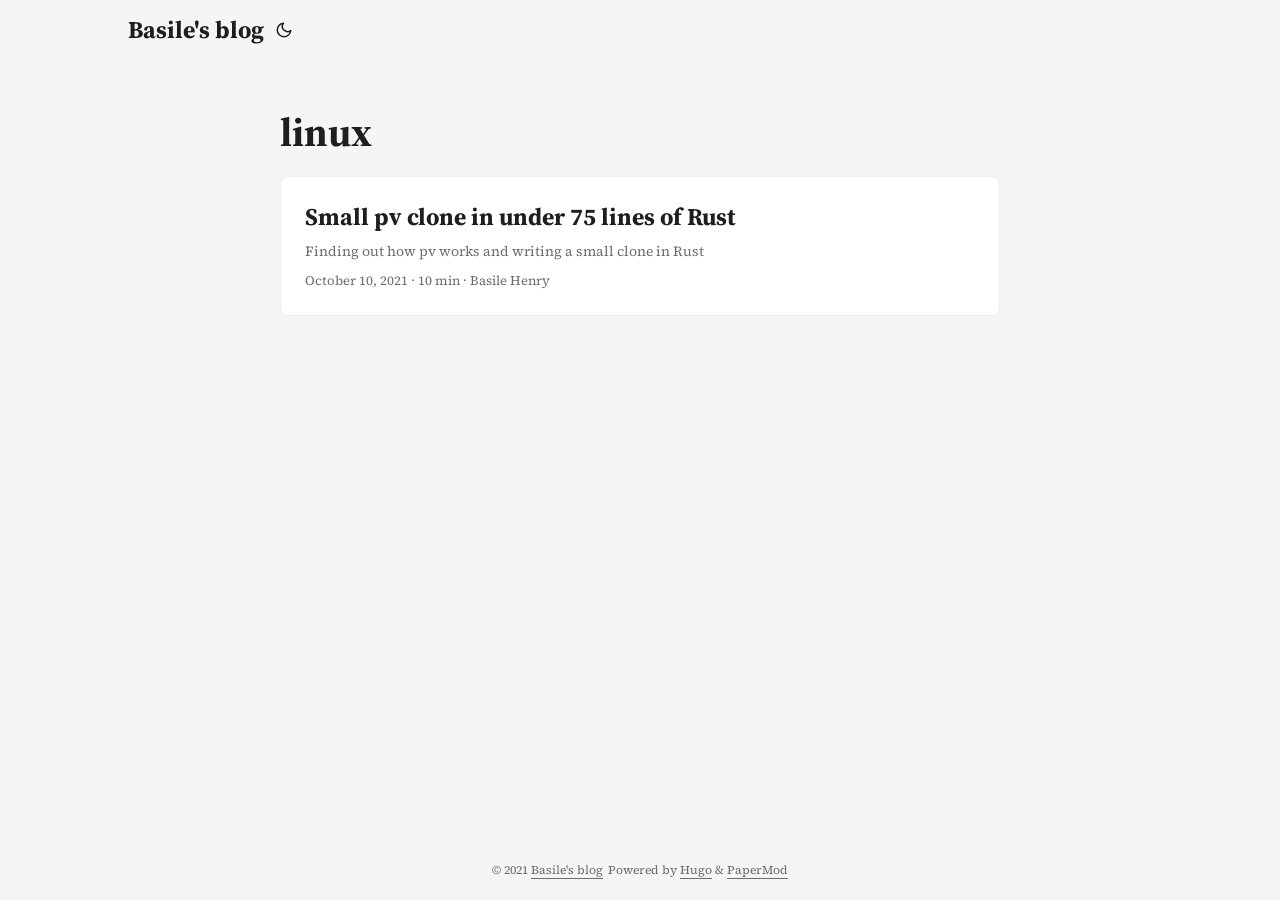
<file: tags/linux/index.html>
<!doctype html><html lang=en dir=auto>
<head><meta charset=utf-8>
<meta http-equiv=x-ua-compatible content="IE=edge">
<meta name=viewport content="width=device-width,initial-scale=1,shrink-to-fit=no">
<meta name=robots content="index, follow">
<title>linux | Basile's blog</title>
<meta name=keywords content>
<meta name=description content>
<meta name=author content="Basile Henry">
<link rel=canonical href=https://blog.basilehenry.com/tags/linux/>
<link crossorigin=anonymous href=/assets/css/stylesheet.min.5e2b4101351c21e906f398ae96901791830f58d430f96f2659dab7eaef7b3cb7.css integrity="sha256-XitBATUcIekG85iulpAXkYMPWNQw+W8mWdq36u97PLc=" rel="preload stylesheet" as=style>
<link rel=icon href=https://blog.basilehenry.com/favicon.ico>
<link rel=icon type=image/png sizes=16x16 href=https://blog.basilehenry.com/favicon-16x16.png>
<link rel=icon type=image/png sizes=32x32 href=https://blog.basilehenry.com/favicon-32x32.png>
<link rel=apple-touch-icon href=https://blog.basilehenry.com/apple-touch-icon.png>
<link rel=mask-icon href=https://blog.basilehenry.com/safari-pinned-tab.svg>
<meta name=theme-color content="#2e2e33">
<meta name=msapplication-TileColor content="#2e2e33">
<meta name=generator content="Hugo 0.88.1">
<link rel=alternate type=application/rss+xml href=https://blog.basilehenry.com/tags/linux/index.xml>
<noscript>
<style>#theme-toggle,.top-link{display:none}</style>
<style>@media(prefers-color-scheme:dark){:root{--theme:rgb(29, 30, 32);--entry:rgb(46, 46, 51);--primary:rgb(218, 218, 219);--secondary:rgb(155, 156, 157);--tertiary:rgb(65, 66, 68);--content:rgb(196, 196, 197);--hljs-bg:rgb(46, 46, 51);--code-bg:rgb(55, 56, 62);--border:rgb(51, 51, 51)}.list{background:var(--theme)}.list:not(.dark)::-webkit-scrollbar-track{background:0 0}.list:not(.dark)::-webkit-scrollbar-thumb{border-color:var(--theme)}}</style>
</noscript>
<link href="//fonts.googleapis.com/css?family=Source+Serif+Pro:400,400i,600|Source+Code+Pro:400,400i" rel=stylesheet>
<style>body{font-family:source serif pro}h1,h2,h3,h4{font-family:source serif pro}code{font-family:source code pro}</style>
<script async src="https://www.googletagmanager.com/gtag/js?id=G-3M5EJCZPVS"></script>
<script>var doNotTrack=!1;if(!doNotTrack){window.dataLayer=window.dataLayer||[];function gtag(){dataLayer.push(arguments)}gtag('js',new Date),gtag('config','G-3M5EJCZPVS',{anonymize_ip:!1})}</script>
<meta property="og:title" content="linux">
<meta property="og:description" content>
<meta property="og:type" content="website">
<meta property="og:url" content="https://blog.basilehenry.com/tags/linux/">
<meta name=twitter:card content="summary">
<meta name=twitter:title content="linux">
<meta name=twitter:description content>
</head>
<body class=list id=top>
<script>localStorage.getItem("pref-theme")==="dark"?document.body.classList.add('dark'):localStorage.getItem("pref-theme")==="light"?document.body.classList.remove('dark'):window.matchMedia('(prefers-color-scheme: dark)').matches&&document.body.classList.add('dark')</script>
<header class=header>
<nav class=nav>
<div class=logo>
<a href=https://blog.basilehenry.com/ accesskey=h title="Basile's blog (Alt + H)">Basile's blog</a>
<span class=logo-switches>
<button id=theme-toggle accesskey=t title="(Alt + T)"><svg id="moon" xmlns="http://www.w3.org/2000/svg" width="24" height="24" viewBox="0 0 24 24" fill="none" stroke="currentcolor" stroke-width="2" stroke-linecap="round" stroke-linejoin="round"><path d="M21 12.79A9 9 0 1111.21 3 7 7 0 0021 12.79z"/></svg><svg id="sun" xmlns="http://www.w3.org/2000/svg" width="24" height="24" viewBox="0 0 24 24" fill="none" stroke="currentcolor" stroke-width="2" stroke-linecap="round" stroke-linejoin="round"><circle cx="12" cy="12" r="5"/><line x1="12" y1="1" x2="12" y2="3"/><line x1="12" y1="21" x2="12" y2="23"/><line x1="4.22" y1="4.22" x2="5.64" y2="5.64"/><line x1="18.36" y1="18.36" x2="19.78" y2="19.78"/><line x1="1" y1="12" x2="3" y2="12"/><line x1="21" y1="12" x2="23" y2="12"/><line x1="4.22" y1="19.78" x2="5.64" y2="18.36"/><line x1="18.36" y1="5.64" x2="19.78" y2="4.22"/></svg>
</button>
</span>
</div>
<ul id=menu>
</ul>
</nav>
</header>
<main class=main>
<header class=page-header>
<h1>linux</h1>
</header>
<article class="post-entry tag-entry">
<header class=entry-header>
<h2>Small pv clone in under 75 lines of Rust
</h2>
</header>
<section class=entry-content>
<p>Finding out how pv works and writing a small clone in Rust</p>
</section>
<footer class=entry-footer>October 10, 2021&nbsp;·&nbsp;10 min&nbsp;·&nbsp;Basile Henry</footer>
<a class=entry-link aria-label="post link to Small pv clone in under 75 lines of Rust" href=https://blog.basilehenry.com/blog/pv-in-rust/></a>
</article>
</main>
<footer class=footer>
<span>&copy; 2021 <a href=https://blog.basilehenry.com/>Basile's blog</a></span>
<span>
Powered by
<a href=https://gohugo.io/ rel="noopener noreferrer" target=_blank>Hugo</a> &
        <a href=https://git.io/hugopapermod rel=noopener target=_blank>PaperMod</a>
</span>
</footer>
<a href=#top aria-label="go to top" title="Go to Top (Alt + G)" class=top-link id=top-link accesskey=g><svg xmlns="http://www.w3.org/2000/svg" viewBox="0 0 12 6" fill="currentcolor"><path d="M12 6H0l6-6z"/></svg>
</a>
<script>let menu=document.getElementById('menu');menu.scrollLeft=localStorage.getItem("menu-scroll-position"),menu.onscroll=function(){localStorage.setItem("menu-scroll-position",menu.scrollLeft)},document.querySelectorAll('a[href^="#"]').forEach(a=>{a.addEventListener("click",function(b){b.preventDefault();var a=this.getAttribute("href").substr(1);window.matchMedia('(prefers-reduced-motion: reduce)').matches?document.querySelector(`[id='${decodeURIComponent(a)}']`).scrollIntoView():document.querySelector(`[id='${decodeURIComponent(a)}']`).scrollIntoView({behavior:"smooth"}),a==="top"?history.replaceState(null,null," "):history.pushState(null,null,`#${a}`)})})</script>
<script>var mybutton=document.getElementById("top-link");window.onscroll=function(){document.body.scrollTop>800||document.documentElement.scrollTop>800?(mybutton.style.visibility="visible",mybutton.style.opacity="1"):(mybutton.style.visibility="hidden",mybutton.style.opacity="0")}</script>
<script>document.getElementById("theme-toggle").addEventListener("click",()=>{document.body.className.includes("dark")?(document.body.classList.remove('dark'),localStorage.setItem("pref-theme",'light')):(document.body.classList.add('dark'),localStorage.setItem("pref-theme",'dark'))})</script>
</body>
</html>
</file>
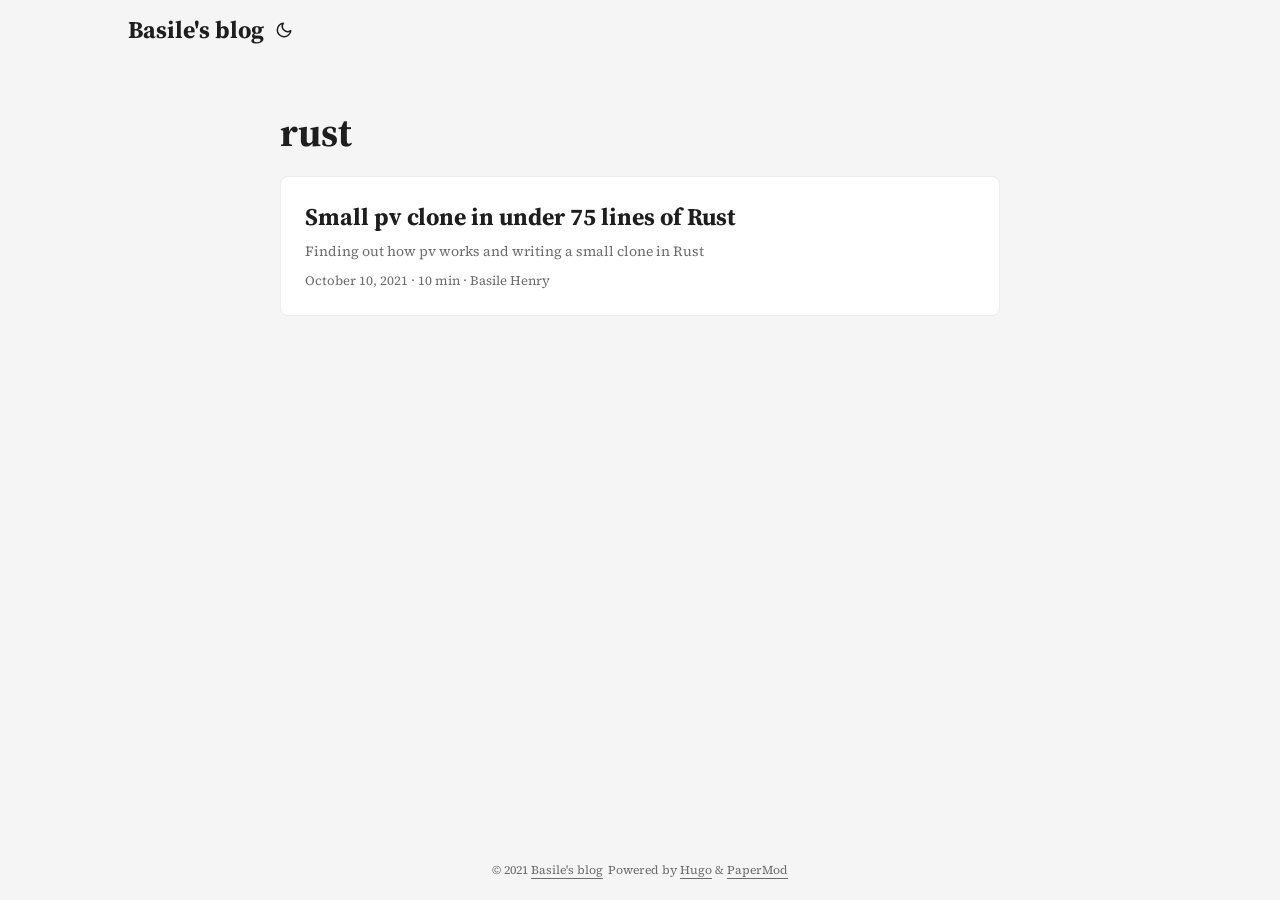
<file: tags/rust/index.html>
<!doctype html><html lang=en dir=auto>
<head><meta charset=utf-8>
<meta http-equiv=x-ua-compatible content="IE=edge">
<meta name=viewport content="width=device-width,initial-scale=1,shrink-to-fit=no">
<meta name=robots content="index, follow">
<title>rust | Basile's blog</title>
<meta name=keywords content>
<meta name=description content>
<meta name=author content="Basile Henry">
<link rel=canonical href=https://blog.basilehenry.com/tags/rust/>
<link crossorigin=anonymous href=/assets/css/stylesheet.min.5e2b4101351c21e906f398ae96901791830f58d430f96f2659dab7eaef7b3cb7.css integrity="sha256-XitBATUcIekG85iulpAXkYMPWNQw+W8mWdq36u97PLc=" rel="preload stylesheet" as=style>
<link rel=icon href=https://blog.basilehenry.com/favicon.ico>
<link rel=icon type=image/png sizes=16x16 href=https://blog.basilehenry.com/favicon-16x16.png>
<link rel=icon type=image/png sizes=32x32 href=https://blog.basilehenry.com/favicon-32x32.png>
<link rel=apple-touch-icon href=https://blog.basilehenry.com/apple-touch-icon.png>
<link rel=mask-icon href=https://blog.basilehenry.com/safari-pinned-tab.svg>
<meta name=theme-color content="#2e2e33">
<meta name=msapplication-TileColor content="#2e2e33">
<meta name=generator content="Hugo 0.88.1">
<link rel=alternate type=application/rss+xml href=https://blog.basilehenry.com/tags/rust/index.xml>
<noscript>
<style>#theme-toggle,.top-link{display:none}</style>
<style>@media(prefers-color-scheme:dark){:root{--theme:rgb(29, 30, 32);--entry:rgb(46, 46, 51);--primary:rgb(218, 218, 219);--secondary:rgb(155, 156, 157);--tertiary:rgb(65, 66, 68);--content:rgb(196, 196, 197);--hljs-bg:rgb(46, 46, 51);--code-bg:rgb(55, 56, 62);--border:rgb(51, 51, 51)}.list{background:var(--theme)}.list:not(.dark)::-webkit-scrollbar-track{background:0 0}.list:not(.dark)::-webkit-scrollbar-thumb{border-color:var(--theme)}}</style>
</noscript>
<link href="//fonts.googleapis.com/css?family=Source+Serif+Pro:400,400i,600|Source+Code+Pro:400,400i" rel=stylesheet>
<style>body{font-family:source serif pro}h1,h2,h3,h4{font-family:source serif pro}code{font-family:source code pro}</style>
<script async src="https://www.googletagmanager.com/gtag/js?id=G-3M5EJCZPVS"></script>
<script>var doNotTrack=!1;if(!doNotTrack){window.dataLayer=window.dataLayer||[];function gtag(){dataLayer.push(arguments)}gtag('js',new Date),gtag('config','G-3M5EJCZPVS',{anonymize_ip:!1})}</script>
<meta property="og:title" content="rust">
<meta property="og:description" content>
<meta property="og:type" content="website">
<meta property="og:url" content="https://blog.basilehenry.com/tags/rust/">
<meta name=twitter:card content="summary">
<meta name=twitter:title content="rust">
<meta name=twitter:description content>
</head>
<body class=list id=top>
<script>localStorage.getItem("pref-theme")==="dark"?document.body.classList.add('dark'):localStorage.getItem("pref-theme")==="light"?document.body.classList.remove('dark'):window.matchMedia('(prefers-color-scheme: dark)').matches&&document.body.classList.add('dark')</script>
<header class=header>
<nav class=nav>
<div class=logo>
<a href=https://blog.basilehenry.com/ accesskey=h title="Basile's blog (Alt + H)">Basile's blog</a>
<span class=logo-switches>
<button id=theme-toggle accesskey=t title="(Alt + T)"><svg id="moon" xmlns="http://www.w3.org/2000/svg" width="24" height="24" viewBox="0 0 24 24" fill="none" stroke="currentcolor" stroke-width="2" stroke-linecap="round" stroke-linejoin="round"><path d="M21 12.79A9 9 0 1111.21 3 7 7 0 0021 12.79z"/></svg><svg id="sun" xmlns="http://www.w3.org/2000/svg" width="24" height="24" viewBox="0 0 24 24" fill="none" stroke="currentcolor" stroke-width="2" stroke-linecap="round" stroke-linejoin="round"><circle cx="12" cy="12" r="5"/><line x1="12" y1="1" x2="12" y2="3"/><line x1="12" y1="21" x2="12" y2="23"/><line x1="4.22" y1="4.22" x2="5.64" y2="5.64"/><line x1="18.36" y1="18.36" x2="19.78" y2="19.78"/><line x1="1" y1="12" x2="3" y2="12"/><line x1="21" y1="12" x2="23" y2="12"/><line x1="4.22" y1="19.78" x2="5.64" y2="18.36"/><line x1="18.36" y1="5.64" x2="19.78" y2="4.22"/></svg>
</button>
</span>
</div>
<ul id=menu>
</ul>
</nav>
</header>
<main class=main>
<header class=page-header>
<h1>rust</h1>
</header>
<article class="post-entry tag-entry">
<header class=entry-header>
<h2>Small pv clone in under 75 lines of Rust
</h2>
</header>
<section class=entry-content>
<p>Finding out how pv works and writing a small clone in Rust</p>
</section>
<footer class=entry-footer>October 10, 2021&nbsp;·&nbsp;10 min&nbsp;·&nbsp;Basile Henry</footer>
<a class=entry-link aria-label="post link to Small pv clone in under 75 lines of Rust" href=https://blog.basilehenry.com/blog/pv-in-rust/></a>
</article>
</main>
<footer class=footer>
<span>&copy; 2021 <a href=https://blog.basilehenry.com/>Basile's blog</a></span>
<span>
Powered by
<a href=https://gohugo.io/ rel="noopener noreferrer" target=_blank>Hugo</a> &
        <a href=https://git.io/hugopapermod rel=noopener target=_blank>PaperMod</a>
</span>
</footer>
<a href=#top aria-label="go to top" title="Go to Top (Alt + G)" class=top-link id=top-link accesskey=g><svg xmlns="http://www.w3.org/2000/svg" viewBox="0 0 12 6" fill="currentcolor"><path d="M12 6H0l6-6z"/></svg>
</a>
<script>let menu=document.getElementById('menu');menu.scrollLeft=localStorage.getItem("menu-scroll-position"),menu.onscroll=function(){localStorage.setItem("menu-scroll-position",menu.scrollLeft)},document.querySelectorAll('a[href^="#"]').forEach(a=>{a.addEventListener("click",function(b){b.preventDefault();var a=this.getAttribute("href").substr(1);window.matchMedia('(prefers-reduced-motion: reduce)').matches?document.querySelector(`[id='${decodeURIComponent(a)}']`).scrollIntoView():document.querySelector(`[id='${decodeURIComponent(a)}']`).scrollIntoView({behavior:"smooth"}),a==="top"?history.replaceState(null,null," "):history.pushState(null,null,`#${a}`)})})</script>
<script>var mybutton=document.getElementById("top-link");window.onscroll=function(){document.body.scrollTop>800||document.documentElement.scrollTop>800?(mybutton.style.visibility="visible",mybutton.style.opacity="1"):(mybutton.style.visibility="hidden",mybutton.style.opacity="0")}</script>
<script>document.getElementById("theme-toggle").addEventListener("click",()=>{document.body.className.includes("dark")?(document.body.classList.remove('dark'),localStorage.setItem("pref-theme",'light')):(document.body.classList.add('dark'),localStorage.setItem("pref-theme",'dark'))})</script>
</body>
</html>
</file>
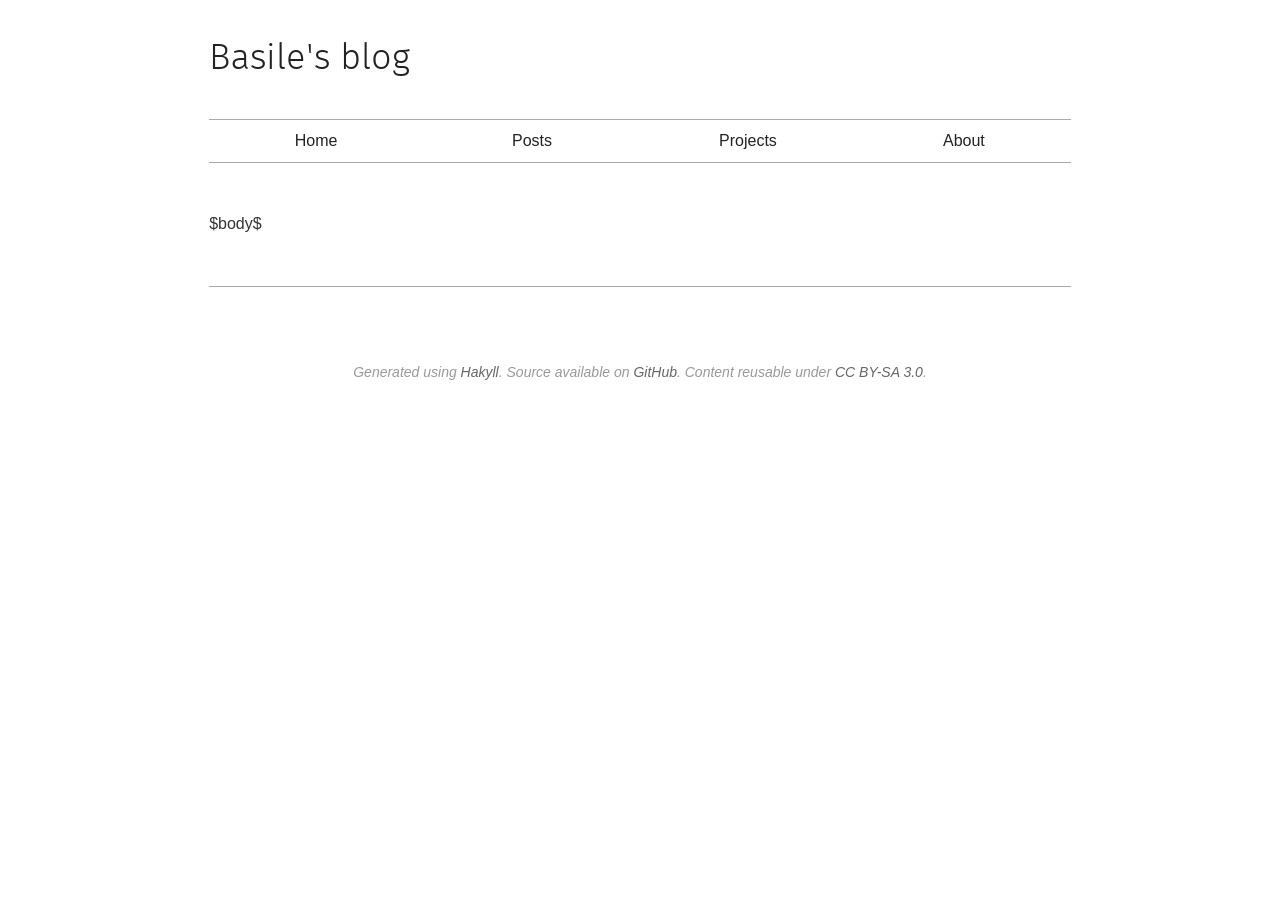
<file: templates/default.html>
<!DOCTYPE html>
<html>
  <head>
    <meta name="viewport" content="width=device-width, initial-scale=1.0">
    <meta charset="UTF-8">
    <meta name="description" content="Code, design, systems">
    <title>Basile - $title$</title>
    <link rel="stylesheet" href="https://maxcdn.bootstrapcdn.com/bootstrap/3.3.6/css/bootstrap.min.css" integrity="sha384-1q8mTJOASx8j1Au+a5WDVnPi2lkFfwwEAa8hDDdjZlpLegxhjVME1fgjWPGmkzs7" crossorigin="anonymous">
    <link rel="stylesheet" href="/css/core.css" />
    <link rel="shortcut icon" type="image/png" href="/images/bh.png"/>

  </head>
  <body>
    <div class="container">
      <div class="row head">
        <div class="col-lg-10 col-lg-offset-1">
          <div class="page-header">
            <h1>
              <a href="/">Basile's blog
              </a>
            </h1>
          </div>
          <ul class="nav nav-pills header">
            <li>
              <a href="/">Home</a>
            </li>
            <li>
              <a href="/posts.html">Posts</a>
            </li>
            <li>
              <a href="/projects.html">Projects</a>
            </li>
            <li>
              <a href="/about.html">About</a>
            </li>
          </ul>
        </div>
      </div>
      <div class="row content">
        <div class="col-lg-10 col-lg-offset-1">
          $body$
        </div>
      </div>
      <div class="row footer">
        <div class="col-lg-10 col-lg-offset-1">
          <div class="bottom">
            Generated using <a href="http://jaspervdj.be/hakyll/">Hakyll</a>. Source available on <a href="https://github.com/basile-henry/blog">GitHub</a>. Content reusable under <a rel="license" href="http://creativecommons.org/licenses/by-sa/3.0/deed.en_US">CC BY-SA 3.0</a>.
          </div>
        </div>
      </div>
    </div>
    <script type="text/javascript">
      (function(i,s,o,g,r,a,m){i['GoogleAnalyticsObject']=r;i[r]=i[r]||function(){
      (i[r].q=i[r].q||[]).push(arguments)},i[r].l=1*new Date();a=s.createElement(o),
      m=s.getElementsByTagName(o)[0];a.async=1;a.src=g;m.parentNode.insertBefore(a,m)
      })(window,document,'script','//www.google-analytics.com/analytics.js','ga');

      ga('create', 'UA-75349004-1', 'auto');
      ga('send', 'pageview');
    </script>
  </body>
</html>
</file>
<file: css/core.css>
table.sourceCode, tr.sourceCode, td.sourceCode, table.sourceCode pre
   { margin: 0; padding: 0; border: 0; vertical-align: baseline; border: none; background-color: #fff }
td.nums { text-align: right; padding-right: 5px; padding-left: 5px; background-color: #f0f0f0; }
td.sourceCode { padding-left: 5px; }
code.sourceCode { background-color: #eee; }
pre.sourceCode { background-color: #eee; line-height: 125% }
td.nums pre { background-color: #f0f0f0; line-height: 125% }
code.sourceCode span.kw { color: #000; font-weight: bold } /* Keyword */
code.sourceCode span.dt { color: #204a87 } /* Keyword.Type */
code.sourceCode span.dv { color: #099 } /* Literal.Number.Integer */
code.sourceCode span.bn { color: #0000cf } /* Literal.Number.Hex */
code.sourceCode span.fl { color: #0000cf } /* Literal.Number.Float */
code.sourceCode span.ch { color: #d14 } /* Literal.String.Char */
code.sourceCode span.st { color: #d14 } /* Literal.String */
code.sourceCode span.co { color: #998; font-style: italic } /* Comment */
code.sourceCode span.ot { color: #333 } /* Comment.Preproc */
code.sourceCode span.al { color: #ef2929 } /* Generic.Error */
code.sourceCode span.fu { color: #333 } /* Name.Function */
code.sourceCode span.re { }
code.sourceCode span.er { color: #a40000; border: 1px solid #ef2929 } /* Error */

@font-face {
	font-family: "FiraLight";
	src: url('../fonts/FiraSans-Light.woff');
}

@font-face {
	font-family: "OpenSans";
	src: url('../fonts/OpenSans-Regular.woff');
}

body {
	font-size:16px;
}

h2 {
	font-size:36px;
}

p {
	line-height:30px;
	padding-bottom:15px;
	font-family:OpenSans;
}

p a {
	text-decoration:underline;
}

pre {
	margin-bottom:20px;
	border:none;
}

.post-title {
	margin-bottom:5px;
	margin-top:0;
}

ul.nav {
	display:flex;
}

.nav li {
	flex:1;
	text-align:center;
}

.nav li a:hover {
	background-color:#fff;
	text-decoration:underline;
}

.content .posts li {
	font-size: 18px;
	list-style:none;
	padding:8px 0;
	margin-left:-40px;
}

.content .posts li em {
	font-style:italic;
	color:#666;
}

.head {
	padding:0 50px;
}

.content {
	padding:50px 50px;
}

.footer {
	padding:0 50px 30px 50px;
}

@media screen and (max-width: 768px) {
	.content{
		padding:50px 10px;
	}

	.footer {
		padding:0 10px 30px 10px;
	}

	.head {
		padding:0 10px;
	}
}

.content h2 {
	font-family:FiraLight;
}

.metadata {
	padding-bottom:10px;
	padding-left:2px;
}

p.metadata {
	font-size:14px;
}

.tags {
	font-weight: bold;
	padding-left:5px;
}

.tags a {
	text-decoration:none;
}

.date {
	font-style:italic;
	color:#222;
	padding-right:5px;
}

.page-header h1 {
	font-family:FiraLight;
}

a {
	color:#222;
}

a:hover {
	color:#555;
}

a:active,
a:focus {
	color:#222;
}

.nav a {
	text-decoration:none;
}

.nav a:hover, 
.nav a:active,  
.nav a:focus {
	color:#222;
}

.header {
	border-bottom:1px solid #aaa;
	border-top:1px solid #aaa;
}

.page-header {
	border-bottom:none;
}

.page-header a {
	text-decoration:none;
}

.bottom {
	text-align: center;
	padding:75px 0 60px 0;
	font-style:italic;
	color:#999;
	border-top:1px solid #aaa;
	font-size:14px;
}

.bottom a {
	color:#666;
}

.date {
	margin-bottom:10px;
}
</file>
